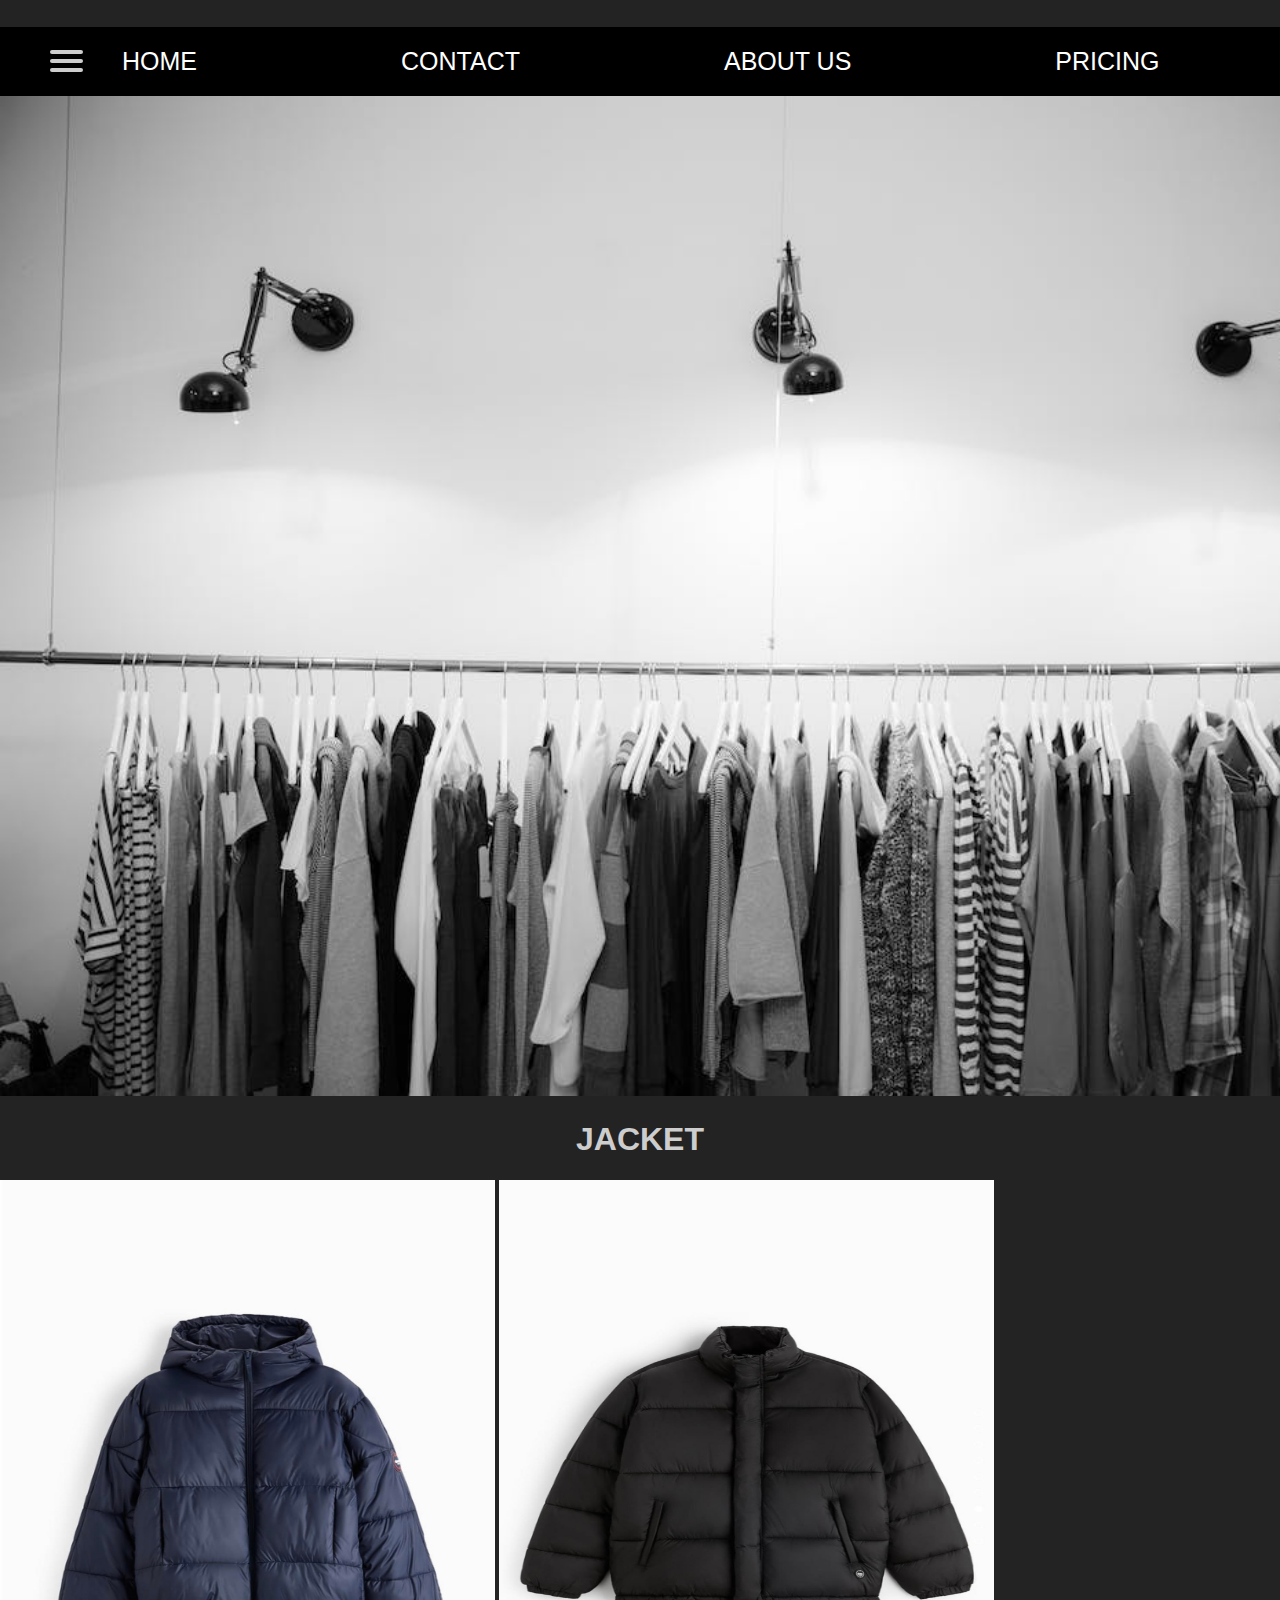
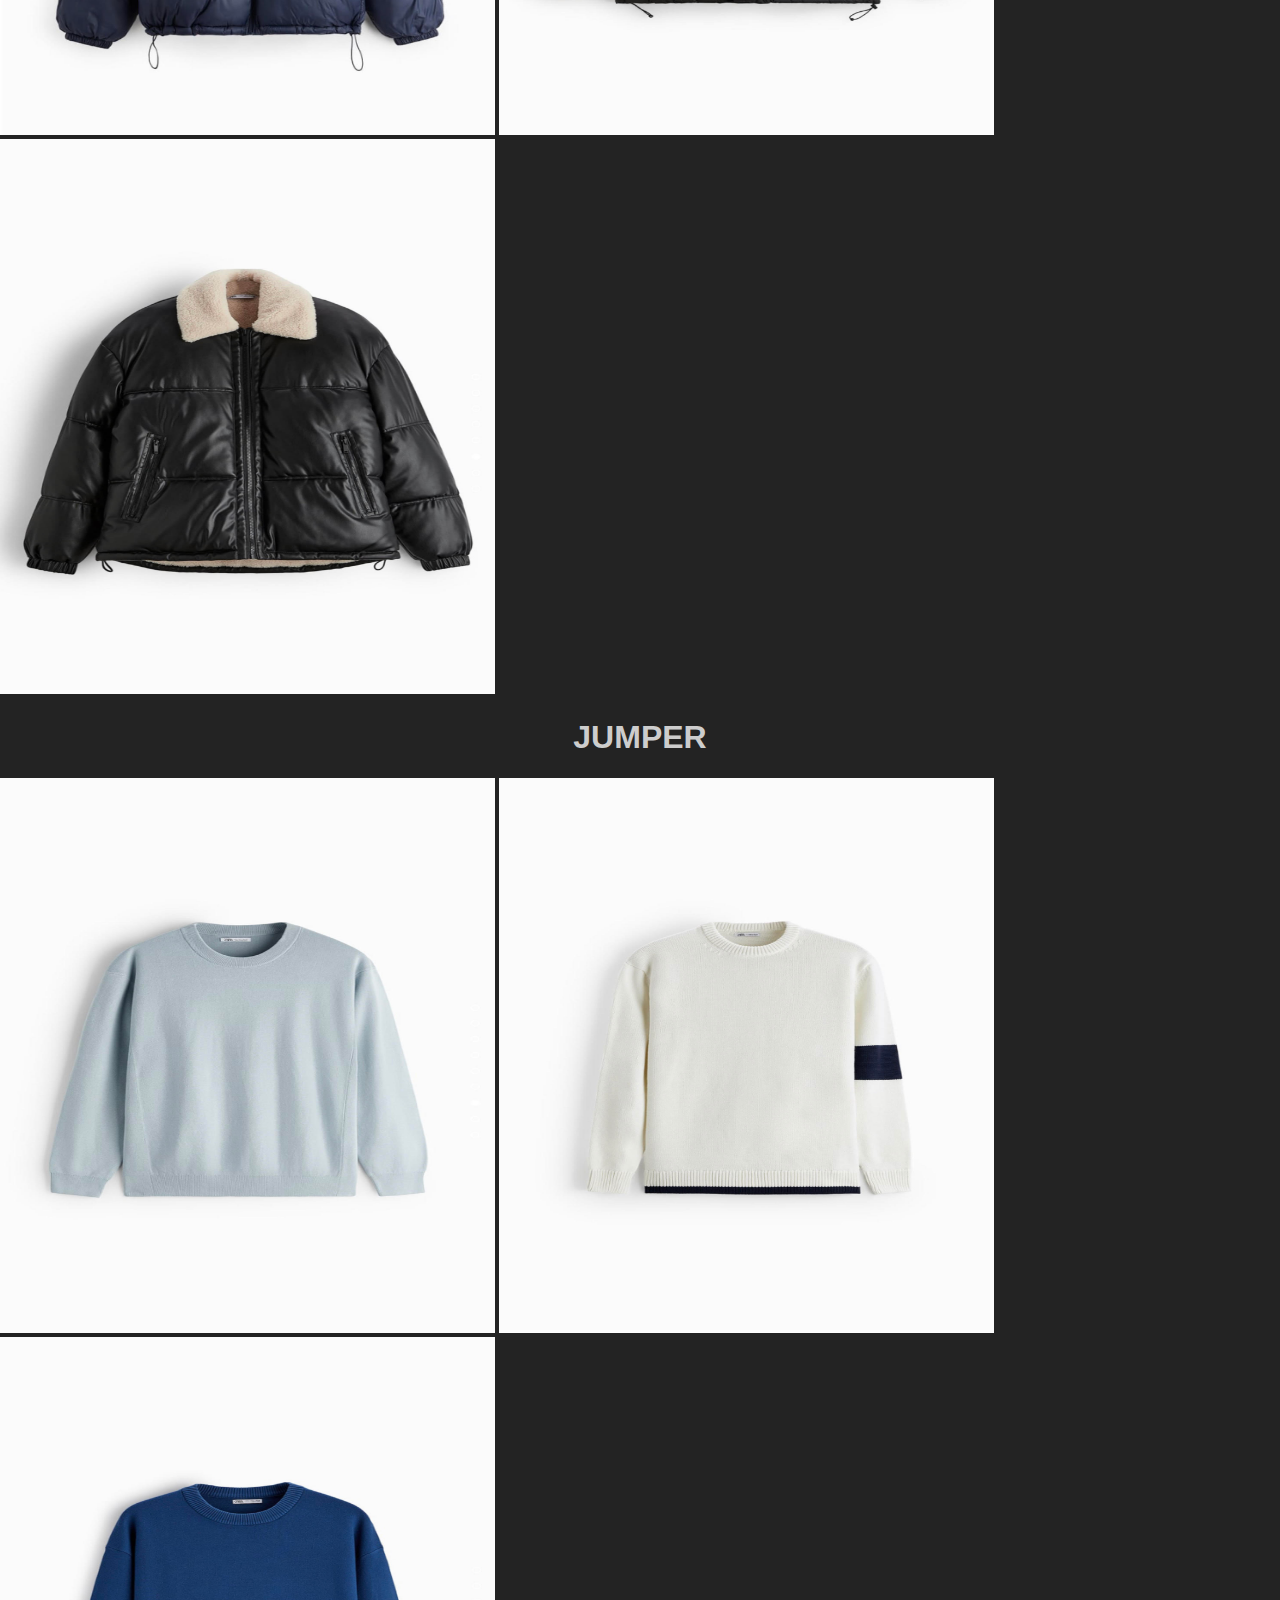
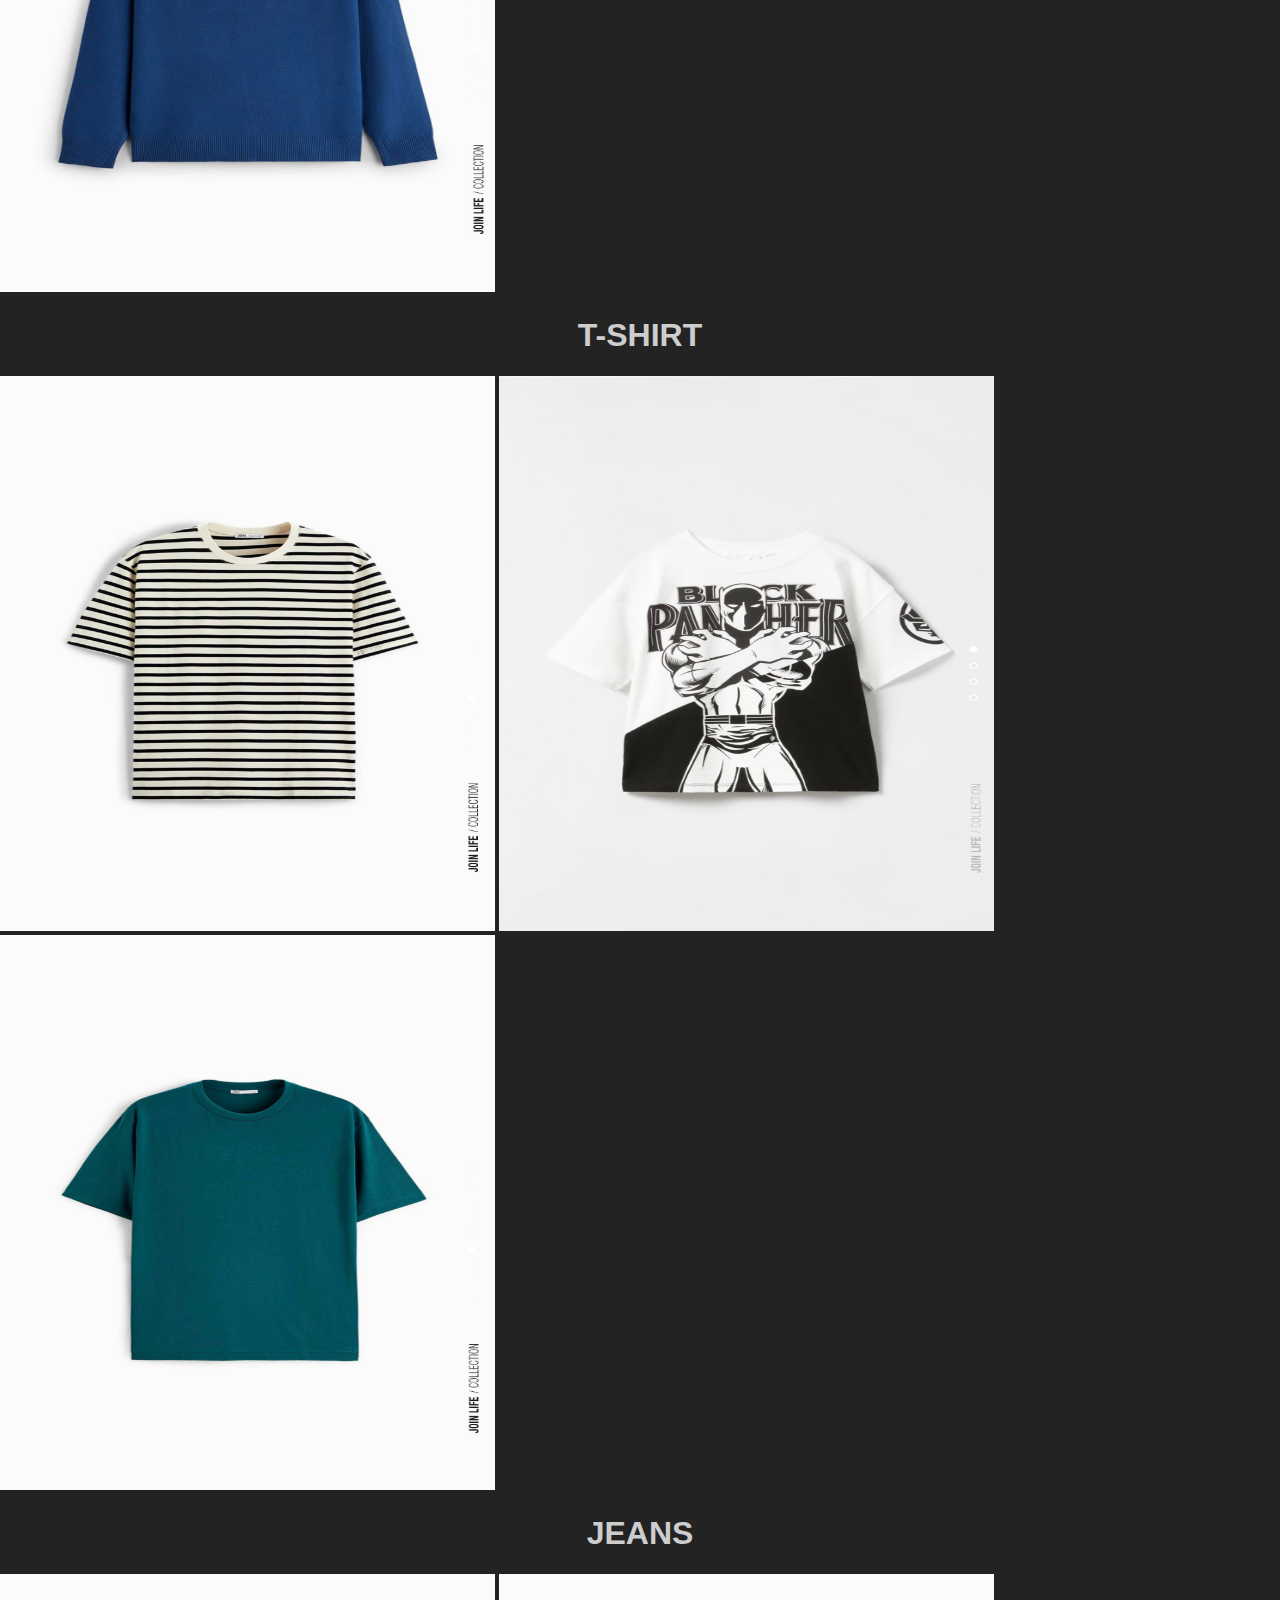
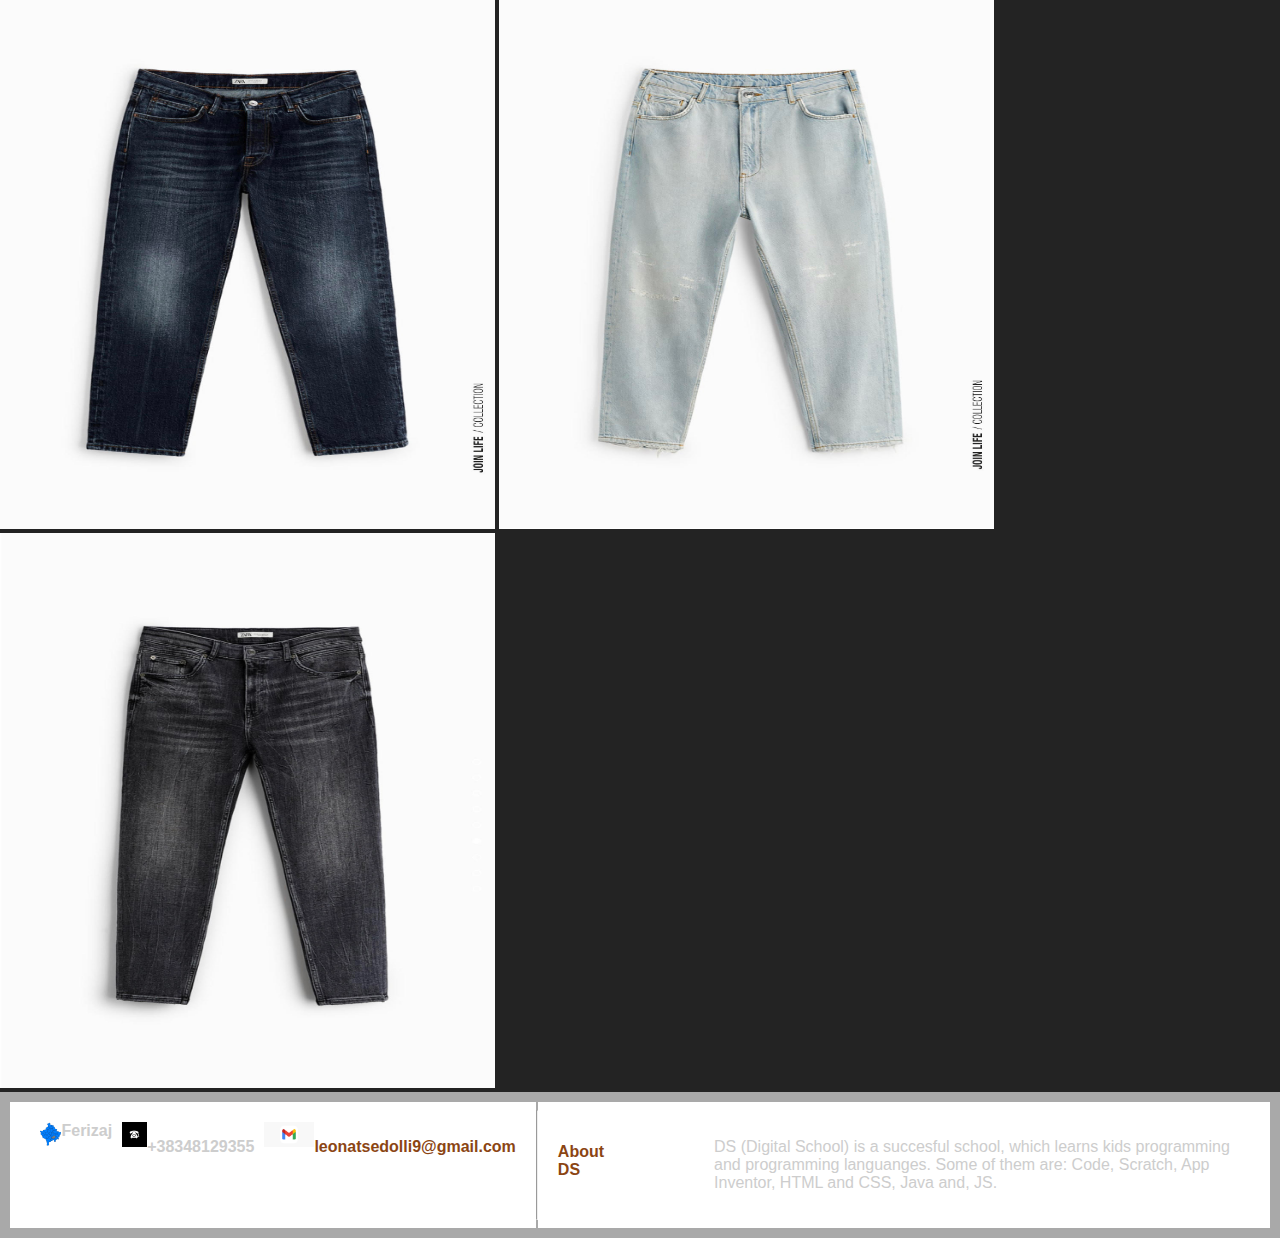
<file: index.html>
<!DOCTYPE html>
<html>
<head>
  <meta name="viewport" content="width=device-width, initial-scale=1.0">
<link rel="stylesheet" type="text/css" href="css/style.css">
<link href="https://cdn.jsdelivr.net/npm/bootstrap@5.2.3/dist/css/bootstrap.min.css" rel="stylesheet" integrity="sha384-rbsA2VBKQhggwzxH7pPCaAqO46MgnOM80zW1RWuH61DGLwZJEdK2Kadq2F9CUG65" crossorigin="anonymous">

<title>Fashion</title>
</head>
<body>


<nav role="navigation">
  <div id="menuToggle">
   
    <input type="checkbox" />
    <span></span>
    <span></span>
    <span></span>
   
   
   
 
    <ul id="menu">
     <li> <a href="man.html"></li>MAN</a>
 <li><a href="woman.html">WOMAN</li></a>
   
   
    </ul>
  </div>
</nav>



<div class="nav">
<a href="index.html" id="home">HOME</a>
<a href="contact.html" id="contact">CONTACT</a>
<a href="aboutus.html" id="about">ABOUT US</a>
<a href="home.html" id="pricing">PRICING</a>

</div>




<img src="img/wallpaper.jpeg" height="1000" width="1550">

<center><h1>JACKET</h1></center>
<img src="img/jacket1.jpg"height="555" width="495">
<img src="img/jacket2.jpg"height="555" width="495">
<img src="img/jacket3.jpg"height="555" width="495">





<center><h1>JUMPER</h1></center>
<img src="img/jumper1.jpg"height="555" width="495">
<img src="img/jumper2.jpg"height="555" width="495">
<img src="img/jumper3.jpg"height="555" width="495">




<center><h1>T-SHIRT</h1></center>
<img src="img/t1.jpg" height="555" width="495">
<img src="img/t2.jpg"height="555" width="495">
<img src="img/t3.jpg"height="555" width="495">




<center><h1>JEANS</h1></center>
<img src="img/j1.jpg"height="555" width="495">
<img src="img/j2.jpg"height="555" width="495">
<img src="img/j3.jpg"height="555" width="495">




 <footer id="footer">
      <section class="footer">
        <article id="location">
          <img height="25" src="img/location2.jpg">
        <br> <b> Ferizaj </b>
        </article>
        <article id="phone">
          <img height="25" src="img/phone.jpg">
          <p> <b> +38348129355 </b> </p>
        </article>
        <article id="email">
          <img height="25" src="img/gmail.jpg">
          <p><b class="email">leonatsedolli9@gmail.com</b></p>
        </article>
      </section>
      <hr>
      <section class="footer">
        <h4 id="h4" >About DS</h4>
        <p id="ds">DS (Digital School) is a succesful school, which learns kids programming and programming languanges. Some of them are: Code, Scratch, App Inventor, HTML and CSS, Java and, JS.</p>
      </section>

    </footer>
</html>



<script type="js/main.js"></script>

</body>
</html>
</file>
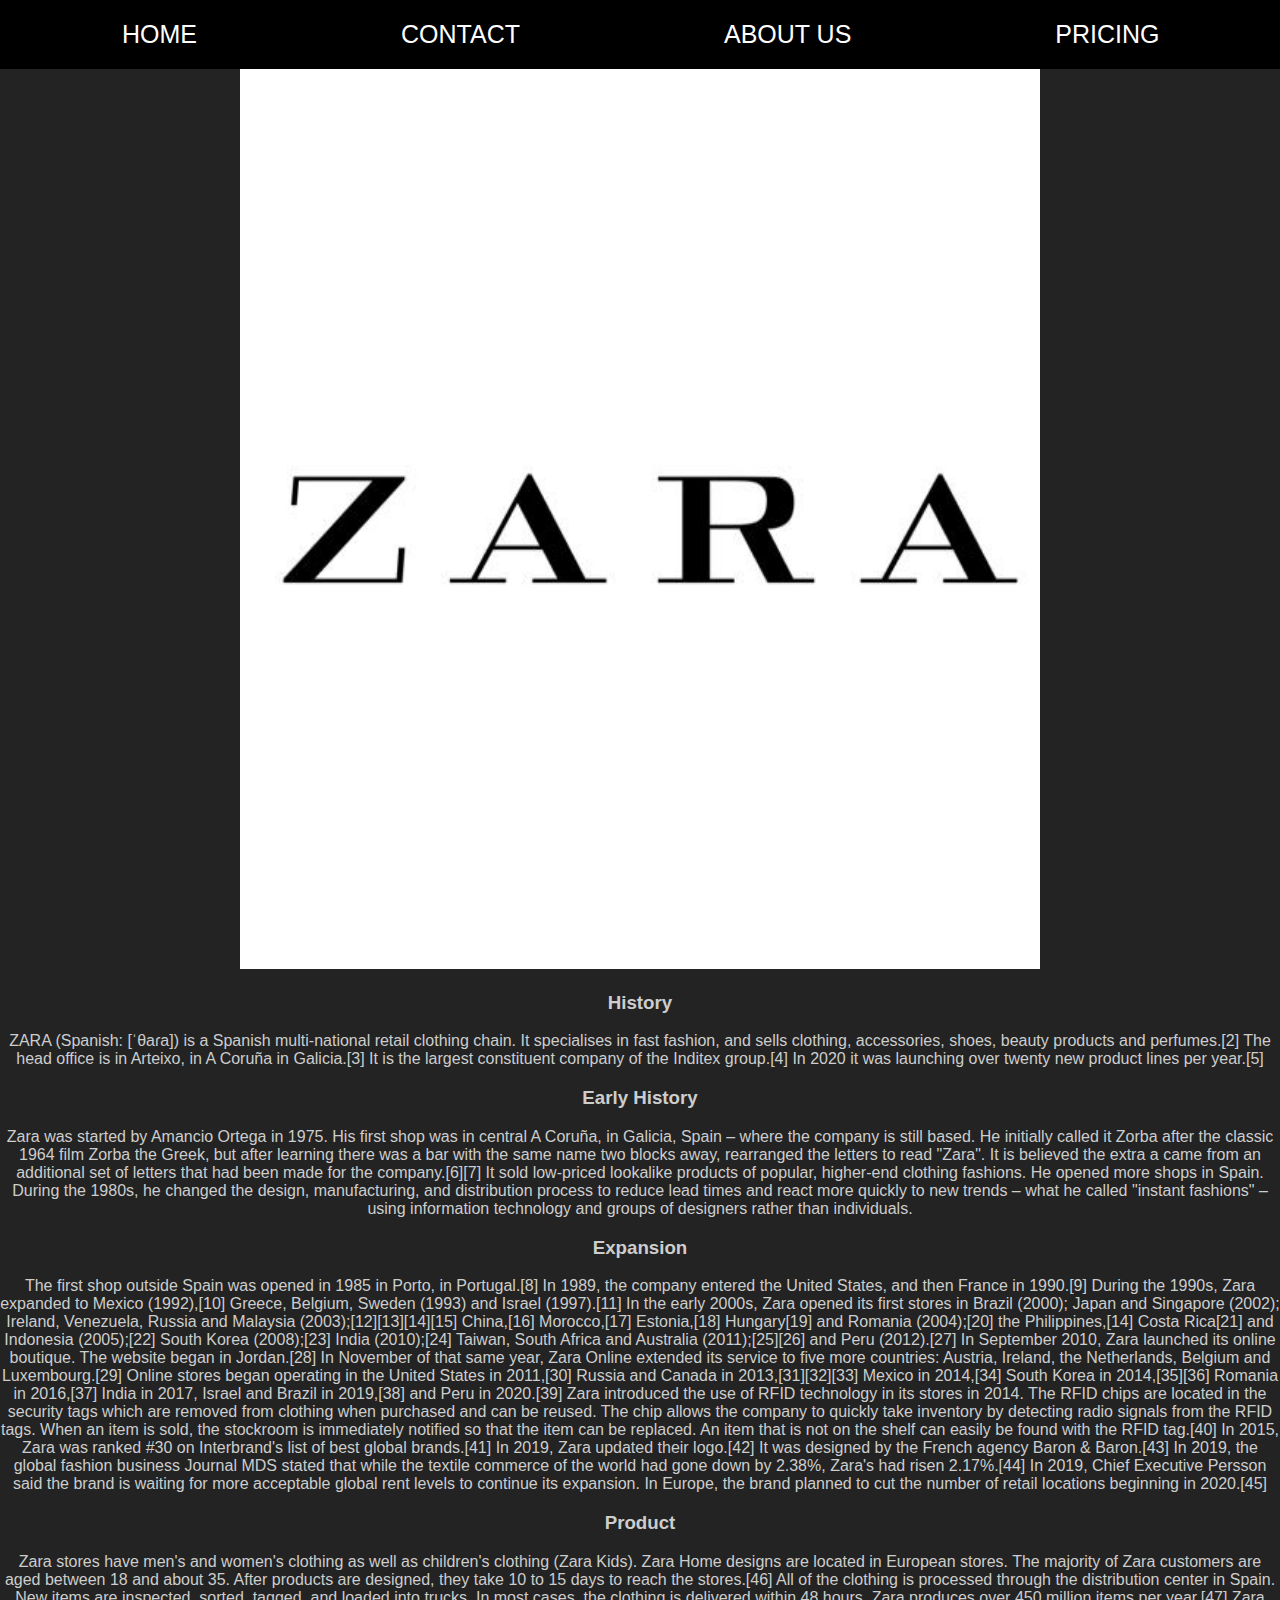
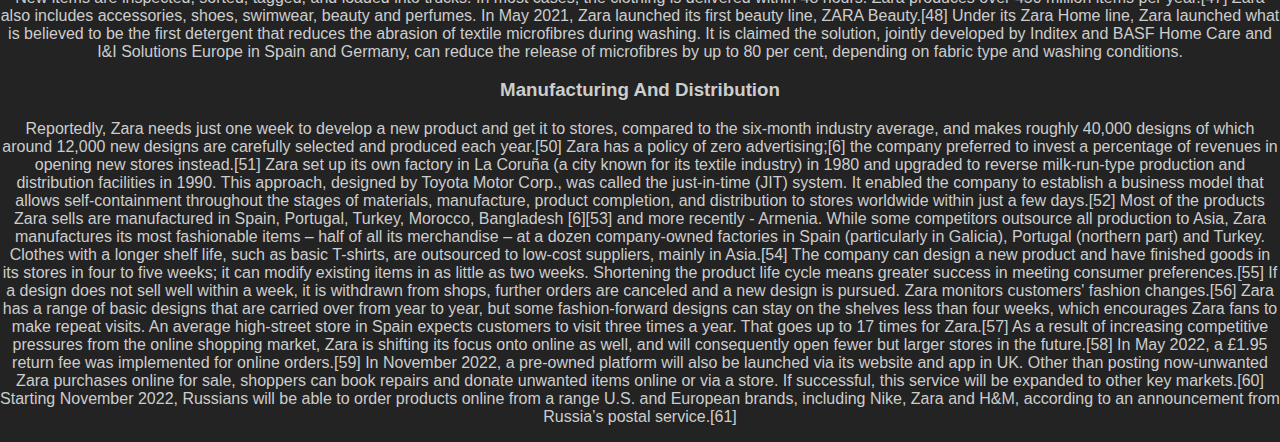
<file: aboutus.html>
<!DOCTYPE html>
<html>
<head>
  <meta name="viewport" content="width=device-width, initial-scale=1.0">
<link rel="stylesheet" type="text/css" href="css/style.css">
<link href="https://cdn.jsdelivr.net/npm/bootstrap@5.2.3/dist/css/bootstrap.min.css" rel="stylesheet" integrity="sha384-rbsA2VBKQhggwzxH7pPCaAqO46MgnOM80zW1RWuH61DGLwZJEdK2Kadq2F9CUG65" crossorigin="anonymous">

<title>Fashion</title>
</head>
<body>




<div class="nav">
<a href="index.html" id="home">HOME</a>
<a href="contact.html" id="contact">CONTACT</a>
<a href="aboutus.html" id="about">ABOUT US</a>
<a href="home.html" id="pricing">PRICING</a>

</div>






<center><img src="img/zara.jpg" height="900px" width="800px"></center>


<center><h3>History</h3><p>ZARA (Spanish: [ˈθaɾa]) is a Spanish multi-national retail clothing chain. It specialises in fast fashion, and sells clothing, accessories, shoes, beauty products and perfumes.[2] The head office is in Arteixo, in A Coruña in Galicia.[3] It is the largest constituent company of the Inditex group.[4] In 2020 it was launching over twenty new product lines per year.[5]</p>


<center><h3>Early History</h3><p>Zara was started by Amancio Ortega in 1975. His first shop was in central A Coruña, in Galicia, Spain – where the company is still based. He initially called it Zorba after the classic 1964 film Zorba the Greek, but after learning there was a bar with the same name two blocks away, rearranged the letters to read "Zara". It is believed the extra a came from an additional set of letters that had been made for the company.[6][7] It sold low-priced lookalike products of popular, higher-end clothing fashions. He opened more shops in Spain. During the 1980s, he changed the design, manufacturing, and distribution process to reduce lead times and react more quickly to new trends – what he called "instant fashions" – using information technology and groups of designers rather than individuals.</p></center>


<center><h3>Expansion</h3><p>The first shop outside Spain was opened in 1985 in Porto, in Portugal.[8] In 1989, the company entered the United States, and then France in 1990.[9] During the 1990s, Zara expanded to Mexico (1992),[10] Greece, Belgium, Sweden (1993) and Israel (1997).[11] In the early 2000s, Zara opened its first stores in Brazil (2000); Japan and Singapore (2002); Ireland, Venezuela, Russia and Malaysia (2003);[12][13][14][15] China,[16] Morocco,[17] Estonia,[18] Hungary[19] and Romania (2004);[20] the Philippines,[14] Costa Rica[21] and Indonesia (2005);[22] South Korea (2008);[23] India (2010);[24] Taiwan, South Africa and Australia (2011);[25][26] and Peru (2012).[27]

In September 2010, Zara launched its online boutique. The website began in Jordan.[28] In November of that same year, Zara Online extended its service to five more countries: Austria, Ireland, the Netherlands, Belgium and Luxembourg.[29] Online stores began operating in the United States in 2011,[30] Russia and Canada in 2013,[31][32][33] Mexico in 2014,[34] South Korea in 2014,[35][36] Romania in 2016,[37] India in 2017, Israel and Brazil in 2019,[38] and Peru in 2020.[39]

Zara introduced the use of RFID technology in its stores in 2014. The RFID chips are located in the security tags which are removed from clothing when purchased and can be reused. The chip allows the company to quickly take inventory by detecting radio signals from the RFID tags. When an item is sold, the stockroom is immediately notified so that the item can be replaced. An item that is not on the shelf can easily be found with the RFID tag.[40]

In 2015, Zara was ranked #30 on Interbrand's list of best global brands.[41]

In 2019, Zara updated their logo.[42] It was designed by the French agency Baron & Baron.[43]

In 2019, the global fashion business Journal MDS stated that while the textile commerce of the world had gone down by 2.38%, Zara's had risen 2.17%.[44]

In 2019, Chief Executive Persson said the brand is waiting for more acceptable global rent levels to continue its expansion. In Europe, the brand planned to cut the number of retail locations beginning in 2020.[45]</p></center>



<center><h3>Product</h3><p>Zara stores have men's and women's clothing as well as children's clothing (Zara Kids). Zara Home designs are located in European stores. The majority of Zara customers are aged between 18 and about 35. After products are designed, they take 10 to 15 days to reach the stores.[46] All of the clothing is processed through the distribution center in Spain. New items are inspected, sorted, tagged, and loaded into trucks. In most cases, the clothing is delivered within 48 hours. Zara produces over 450 million items per year.[47]

Zara also includes accessories, shoes, swimwear, beauty and perfumes.

In May 2021, Zara launched its first beauty line, ZARA Beauty.[48]

Under its Zara Home line, Zara launched what is believed to be the first detergent that reduces the abrasion of textile microfibres during washing. It is claimed the solution, jointly developed by Inditex and BASF Home Care and I&I Solutions Europe in Spain and Germany, can reduce the release of microfibres by up to 80 per cent, depending on fabric type and washing conditions.</p></center>


<center><h3>Manufacturing And Distribution</h3><p>Reportedly, Zara needs just one week to develop a new product and get it to stores, compared to the six-month industry average, and makes roughly 40,000 designs of which around 12,000 new designs are carefully selected and produced each year.[50] Zara has a policy of zero advertising;[6] the company preferred to invest a percentage of revenues in opening new stores instead.[51]

Zara set up its own factory in La Coruña (a city known for its textile industry) in 1980 and upgraded to reverse milk-run-type production and distribution facilities in 1990. This approach, designed by Toyota Motor Corp., was called the just-in-time (JIT) system. It enabled the company to establish a business model that allows self-containment throughout the stages of materials, manufacture, product completion, and distribution to stores worldwide within just a few days.[52]

Most of the products Zara sells are manufactured in Spain, Portugal, Turkey, Morocco, Bangladesh [6][53] and more recently - Armenia. While some competitors outsource all production to Asia, Zara manufactures its most fashionable items – half of all its merchandise – at a dozen company-owned factories in Spain (particularly in Galicia), Portugal (northern part) and Turkey. Clothes with a longer shelf life, such as basic T-shirts, are outsourced to low-cost suppliers, mainly in Asia.[54]

The company can design a new product and have finished goods in its stores in four to five weeks; it can modify existing items in as little as two weeks. Shortening the product life cycle means greater success in meeting consumer preferences.[55] If a design does not sell well within a week, it is withdrawn from shops, further orders are canceled and a new design is pursued. Zara monitors customers' fashion changes.[56] Zara has a range of basic designs that are carried over from year to year, but some fashion-forward designs can stay on the shelves less than four weeks, which encourages Zara fans to make repeat visits. An average high-street store in Spain expects customers to visit three times a year. That goes up to 17 times for Zara.[57]

As a result of increasing competitive pressures from the online shopping market, Zara is shifting its focus onto online as well, and will consequently open fewer but larger stores in the future.[58] In May 2022, a £1.95 return fee was implemented for online orders.[59]

In November 2022, a pre-owned platform will also be launched via its website and app in UK. Other than posting now-unwanted Zara purchases online for sale, shoppers can book repairs and donate unwanted items online or via a store. If successful, this service will be expanded to other key markets.[60]

Starting November 2022, Russians will be able to order products online from a range U.S. and European brands, including Nike, Zara and H&M, according to an announcement from Russia’s postal service.[61]</p>



<script type="js/main.js"></script>

</body>
</html>
</file>
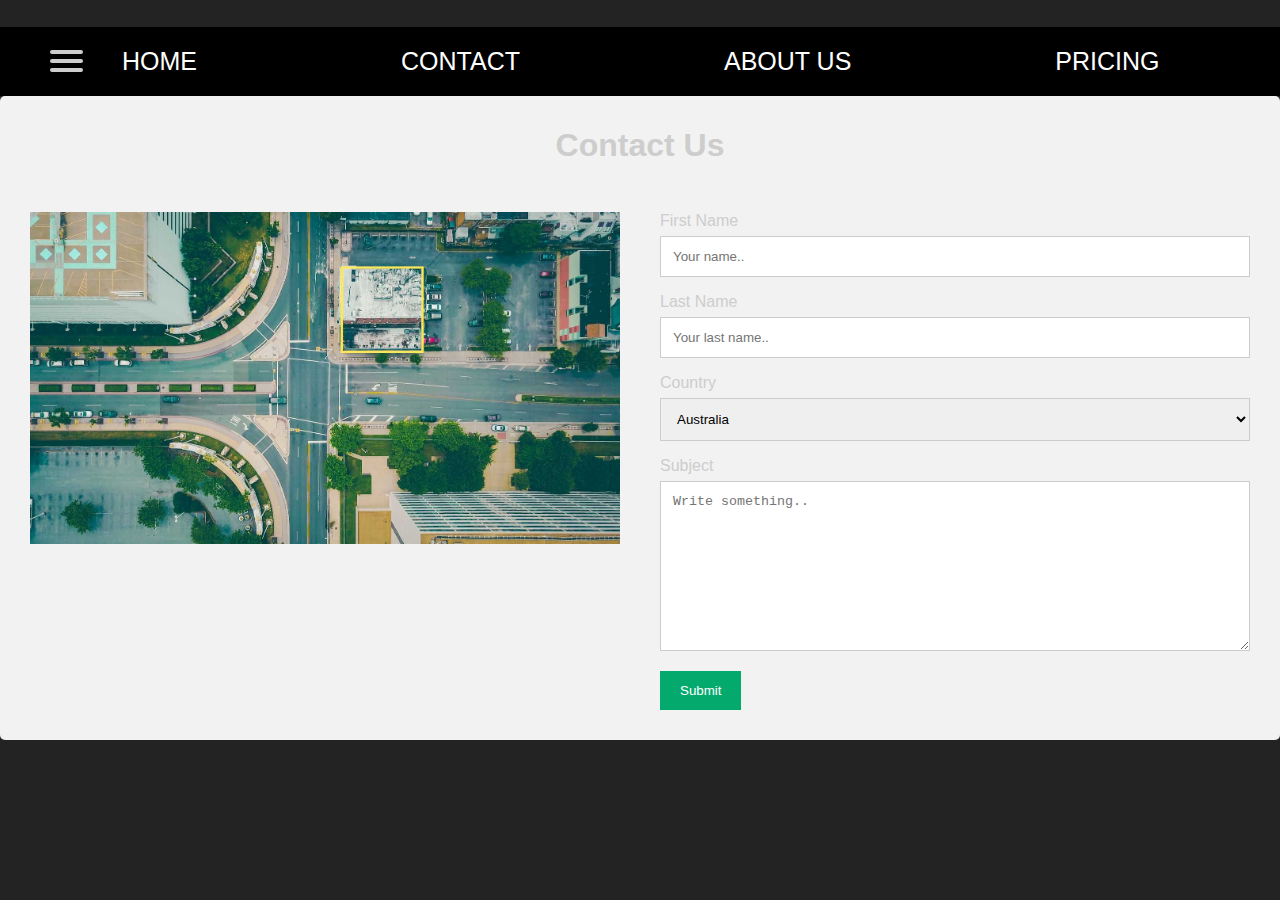
<file: contact.html>
<!DOCTYPE html>
<html>
<head>
  <meta name="viewport" content="width=device-width, initial-scale=1.0">
<link rel="stylesheet" type="text/css" href="css/style.css">
    <link href="https://cdn.jsdelivr.net/npm/bootstrap@5.2.3/dist/css/bootstrap.min.css" rel="stylesheet" integrity="sha384-rbsA2VBKQhggwzxH7pPCaAqO46MgnOM80zW1RWuH61DGLwZJEdK2Kadq2F9CUG65" crossorigin="anonymous">

<title>Fashion</title>
</head>
<body>


<nav role="navigation">
  <div id="menuToggle">
   
    <input type="checkbox" />
   
   
    <span></span>
    <span></span>
    <span></span>
   
 
    <ul id="menu">
      <a href="man.html"><li>MAN</li></a>
      <a href="woman.html"><li>WOMAN</li></a>
     
   
    </ul>
  </div>
</nav>





<div class="nav">
<a href="index.html" id="home">HOME</a>
<a href="contact.html" id="contact">CONTACT</a>
<a href="aboutus.html" id="about">ABOUT US</a>
<a href="home.html" id="pricing">PRICING</a>

</div>
<body>



<div class="container">
  <div style="text-align:center">
    <h1>Contact Us</h1>
  </div>
  <div class="row">
    <div class="column">
      <img src="img/lc.jpg" style="width:100%">
    </div>
    <div class="column">
      <form action="/action_page.php">
        <label for="fname">First Name</label>
        <input type="text" id="fname" name="firstname" placeholder="Your name..">
        <label for="lname">Last Name</label>
        <input type="text" id="lname" name="lastname" placeholder="Your last name..">
        <label for="country">Country</label>
        <select id="country" name="country">
          <option value="australia">Australia</option>
          <option value="canada">Canada</option>
          <option value="usa">USA</option>
           <option value="germany">Germany</option>
          <option value="switzerland">Switzerland</option>
          <option value="franca">France</option>
           <option value="kosovo">Kosovo</option>
          <option value="albania">Albania</option>
          <option value="greece">Greece</option>

        </select>
        <label for="subject">Subject</label>
        <textarea id="subject" name="subject" placeholder="Write something.." style="height:170px"></textarea>
        <input type="submit" value="Submit">
      </form>
    </div>
  </div>
</div>


</body>
</html>
</file>
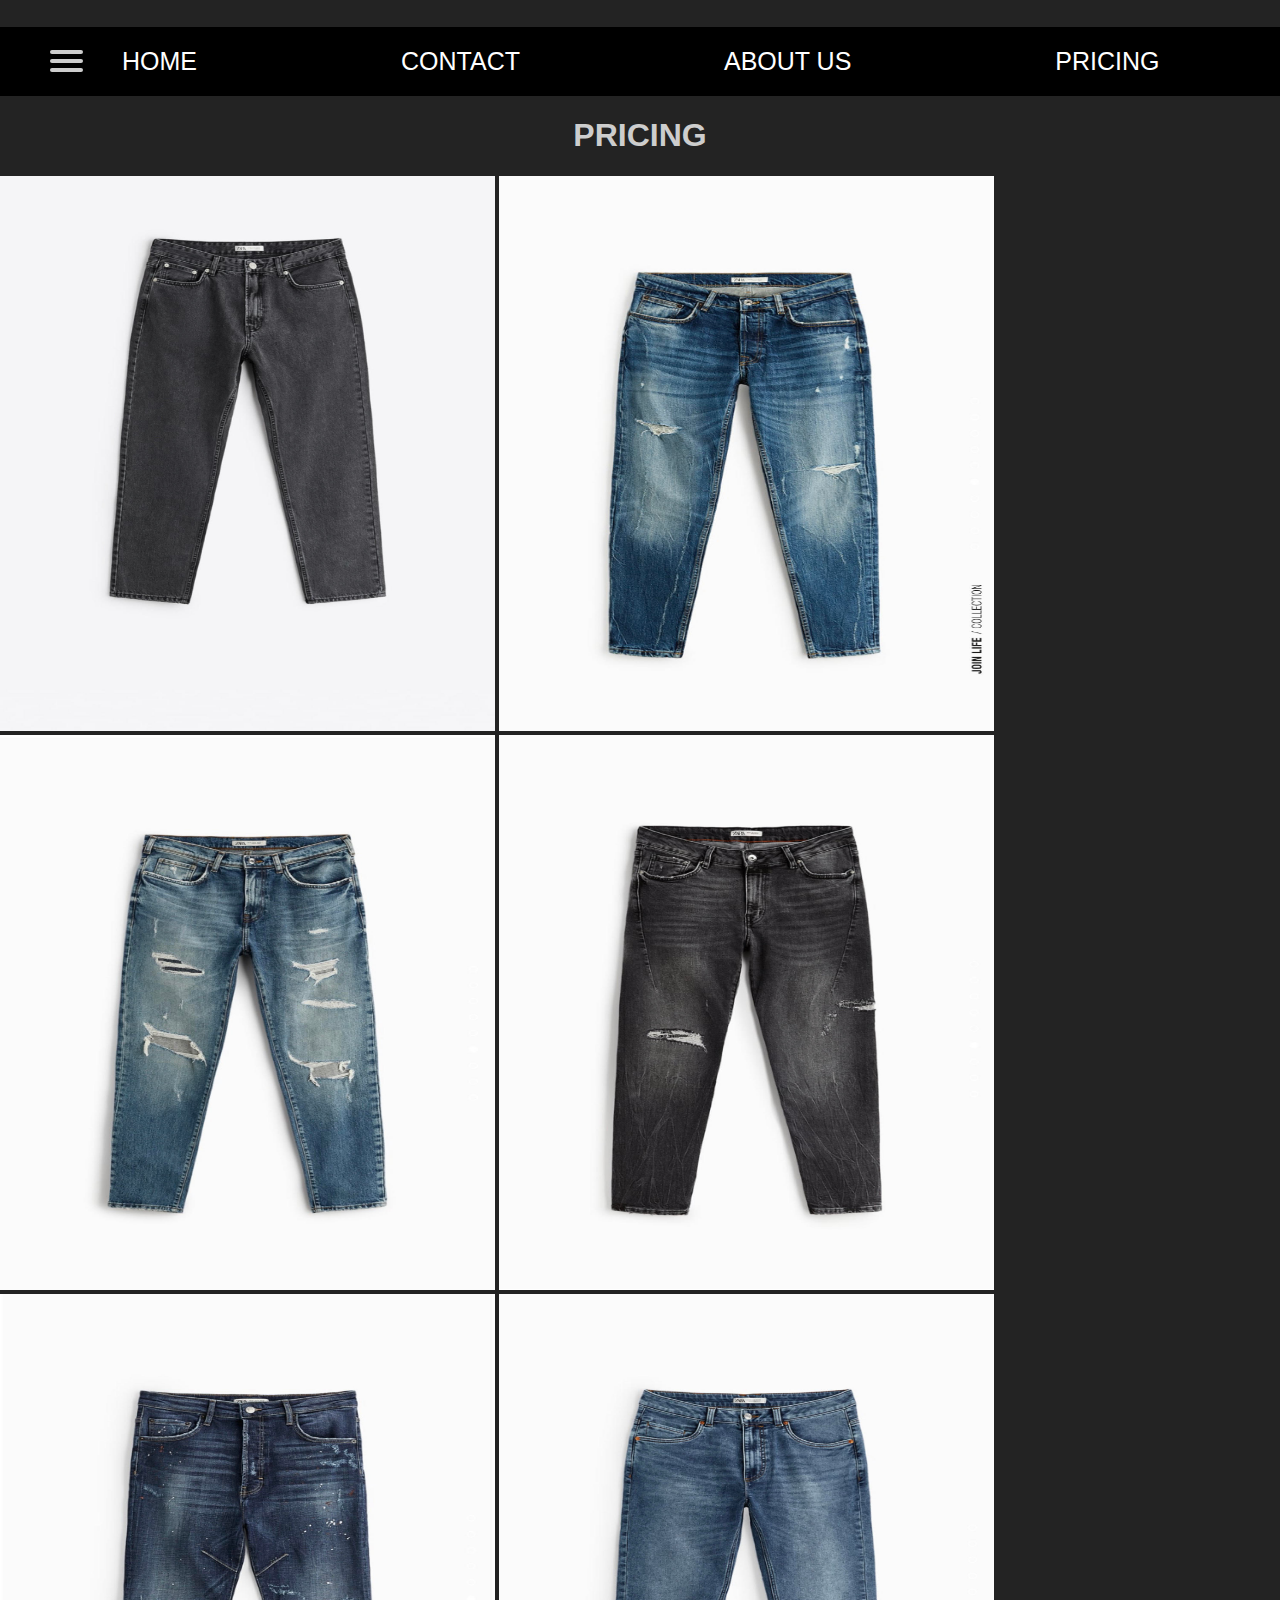
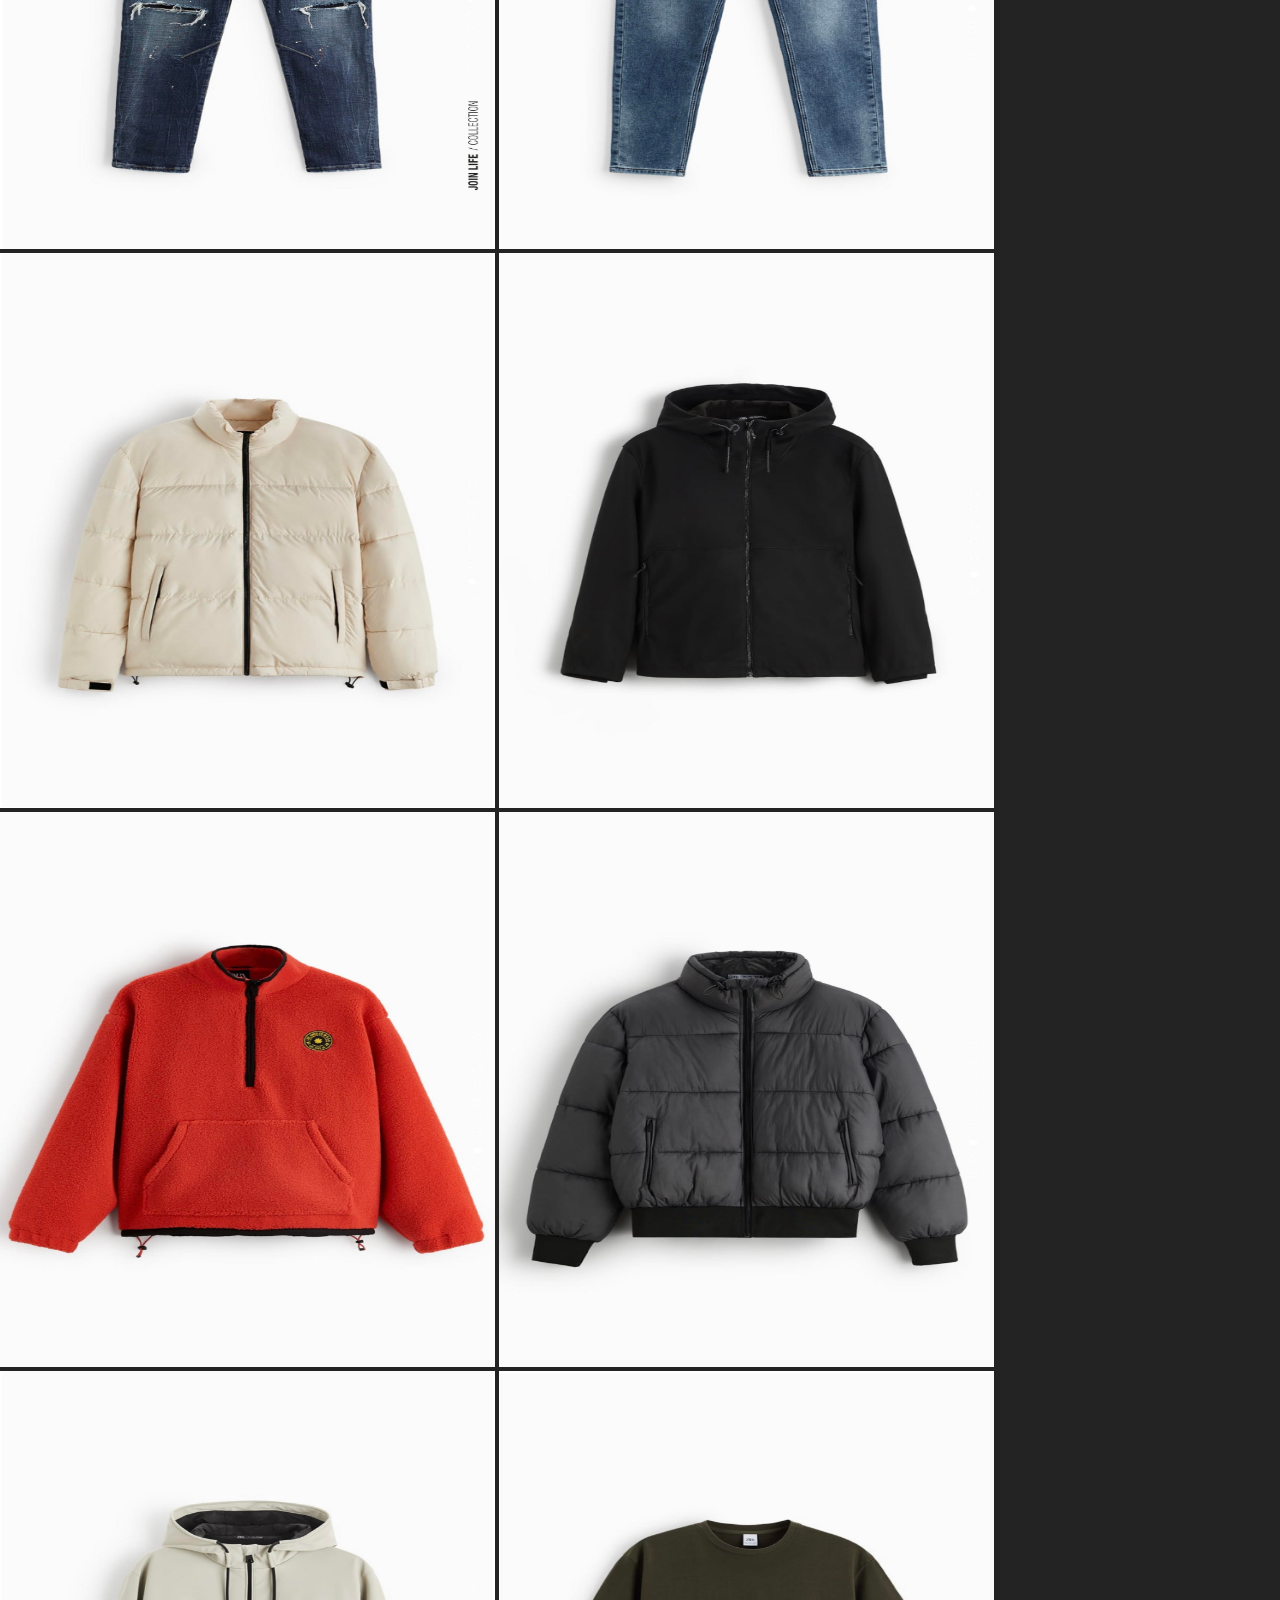
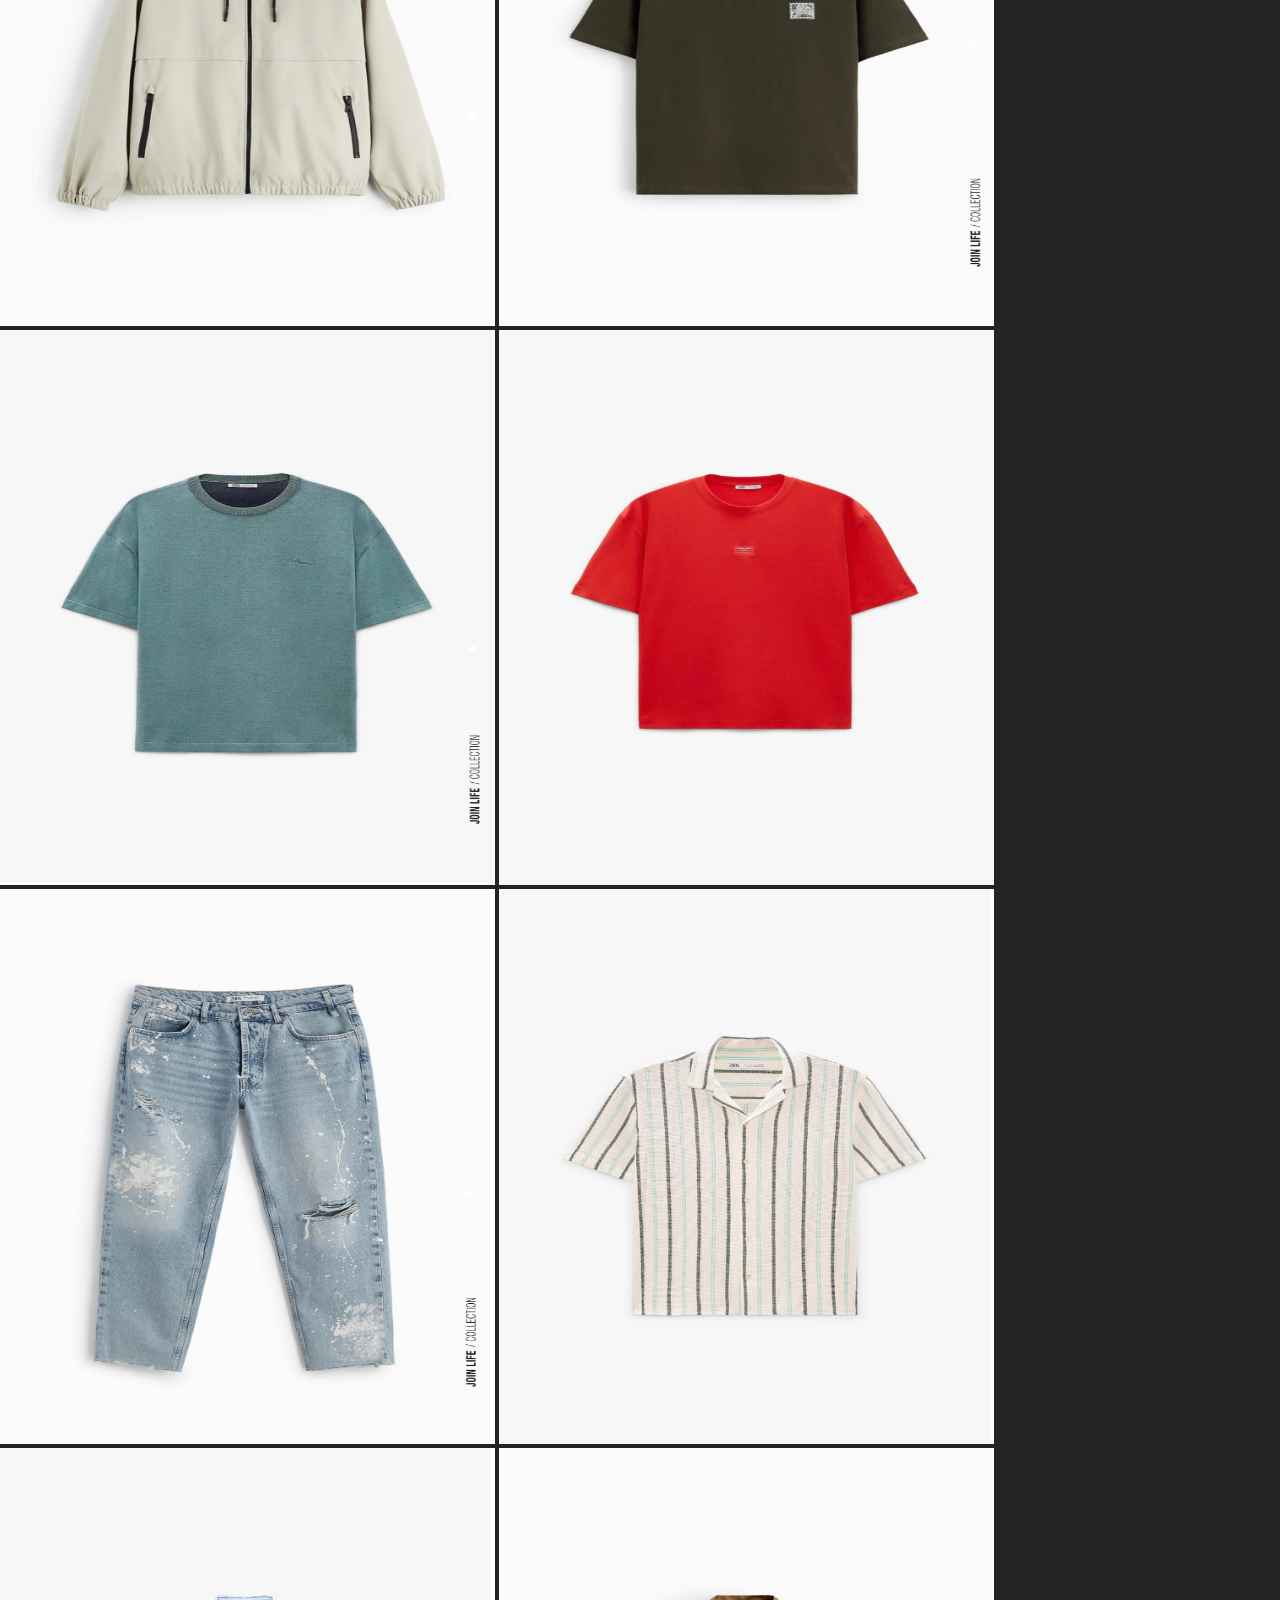
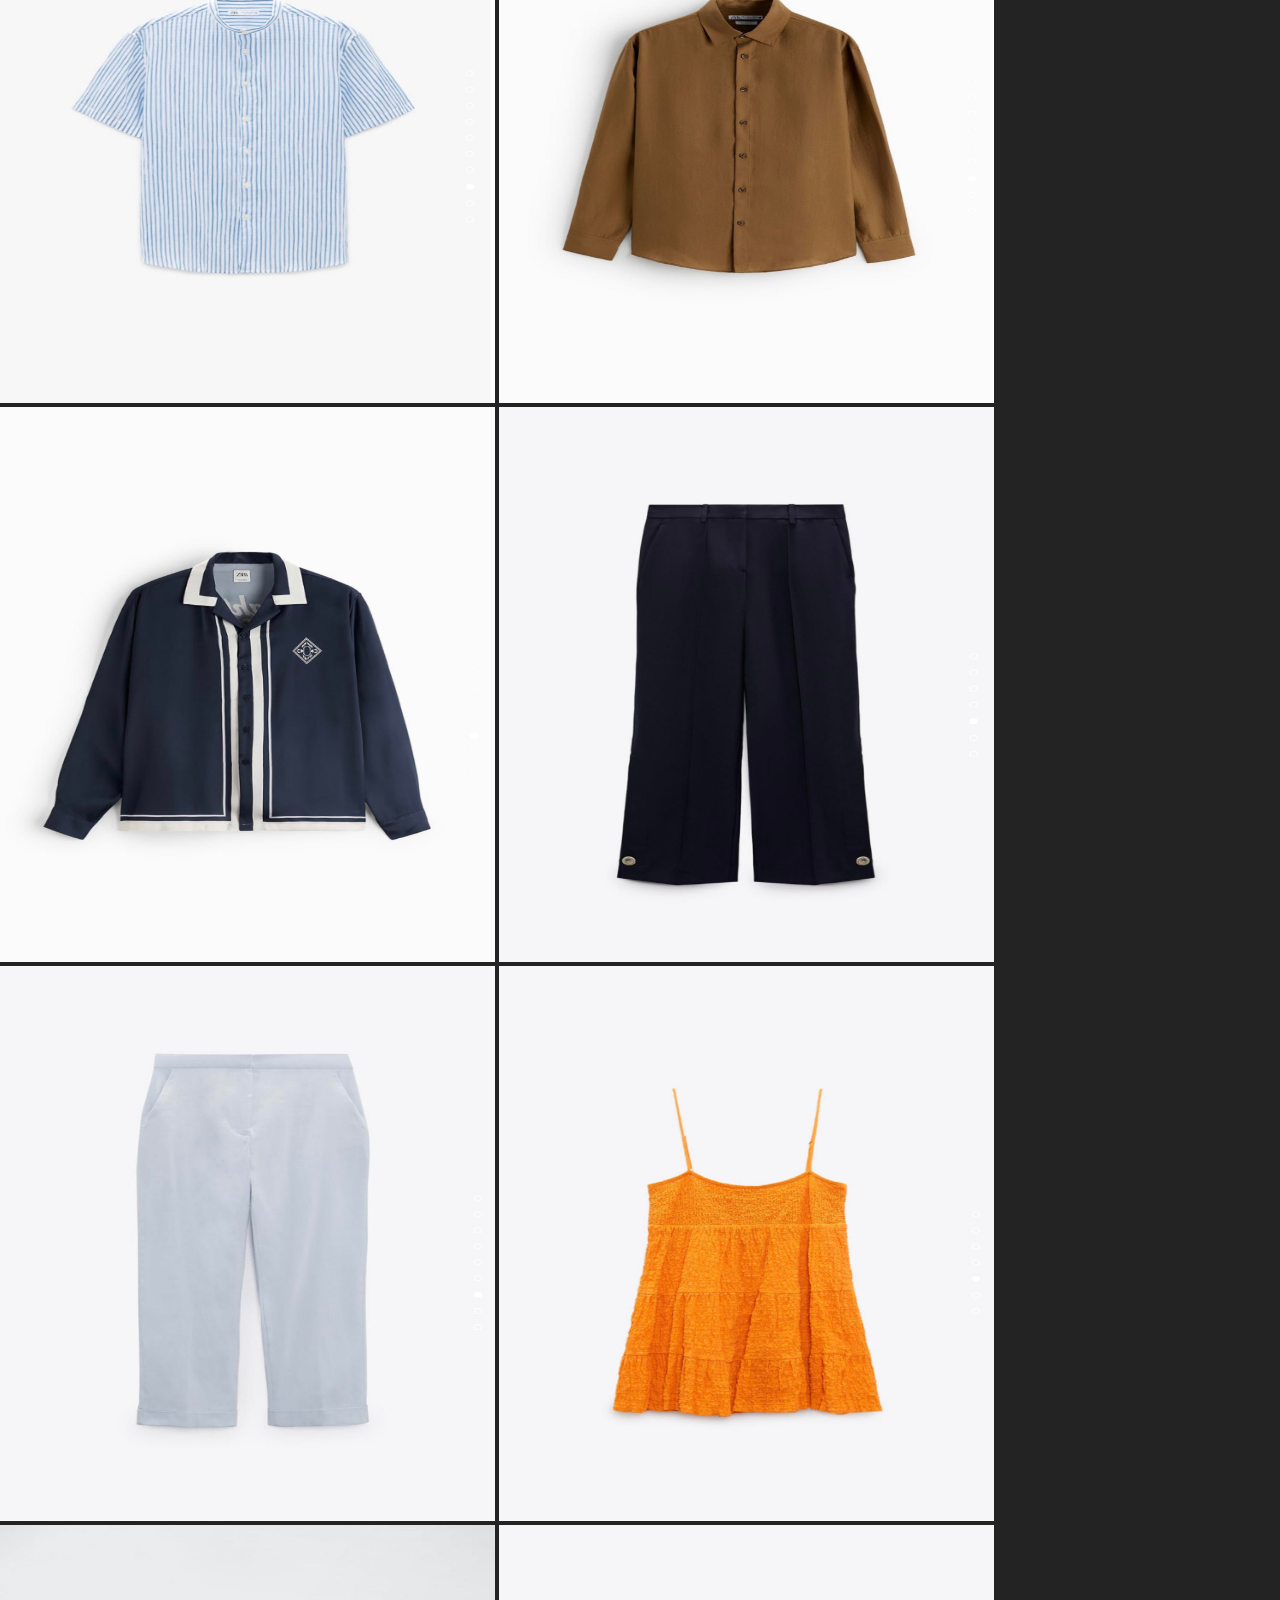
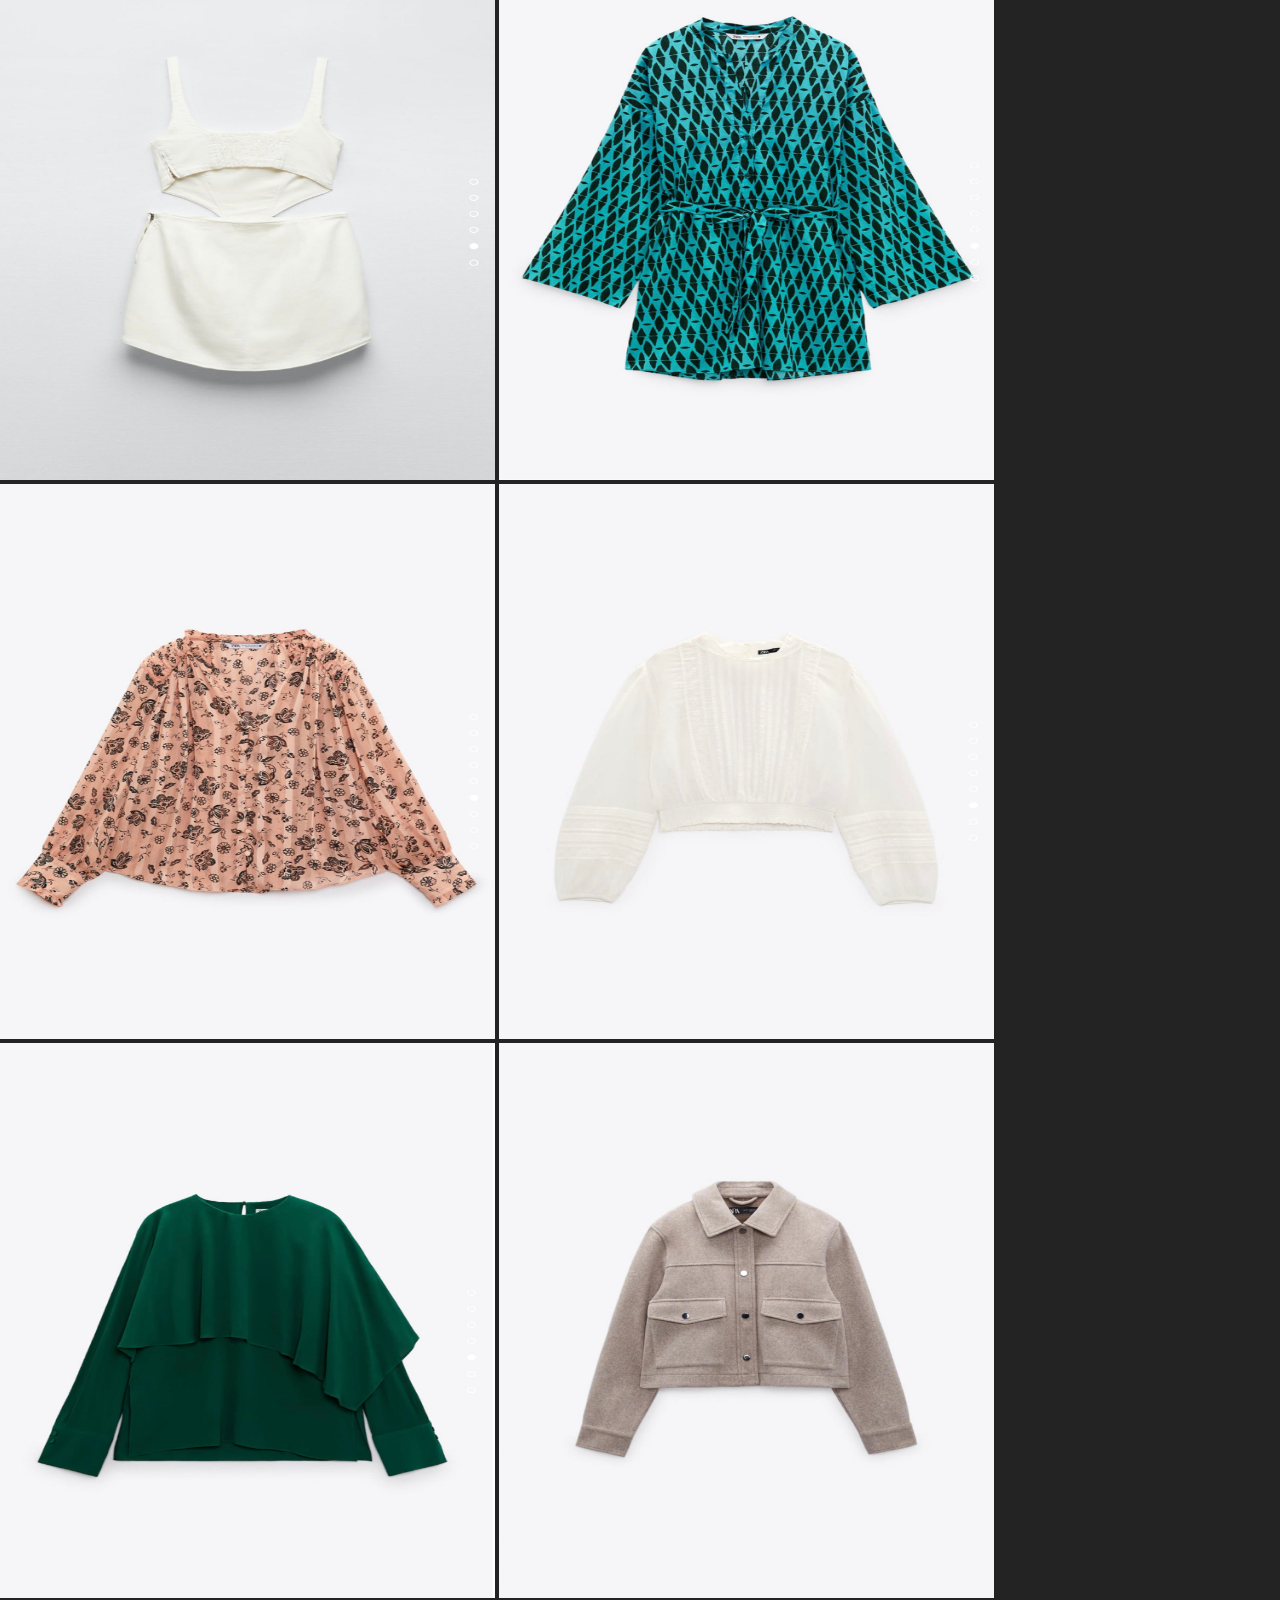
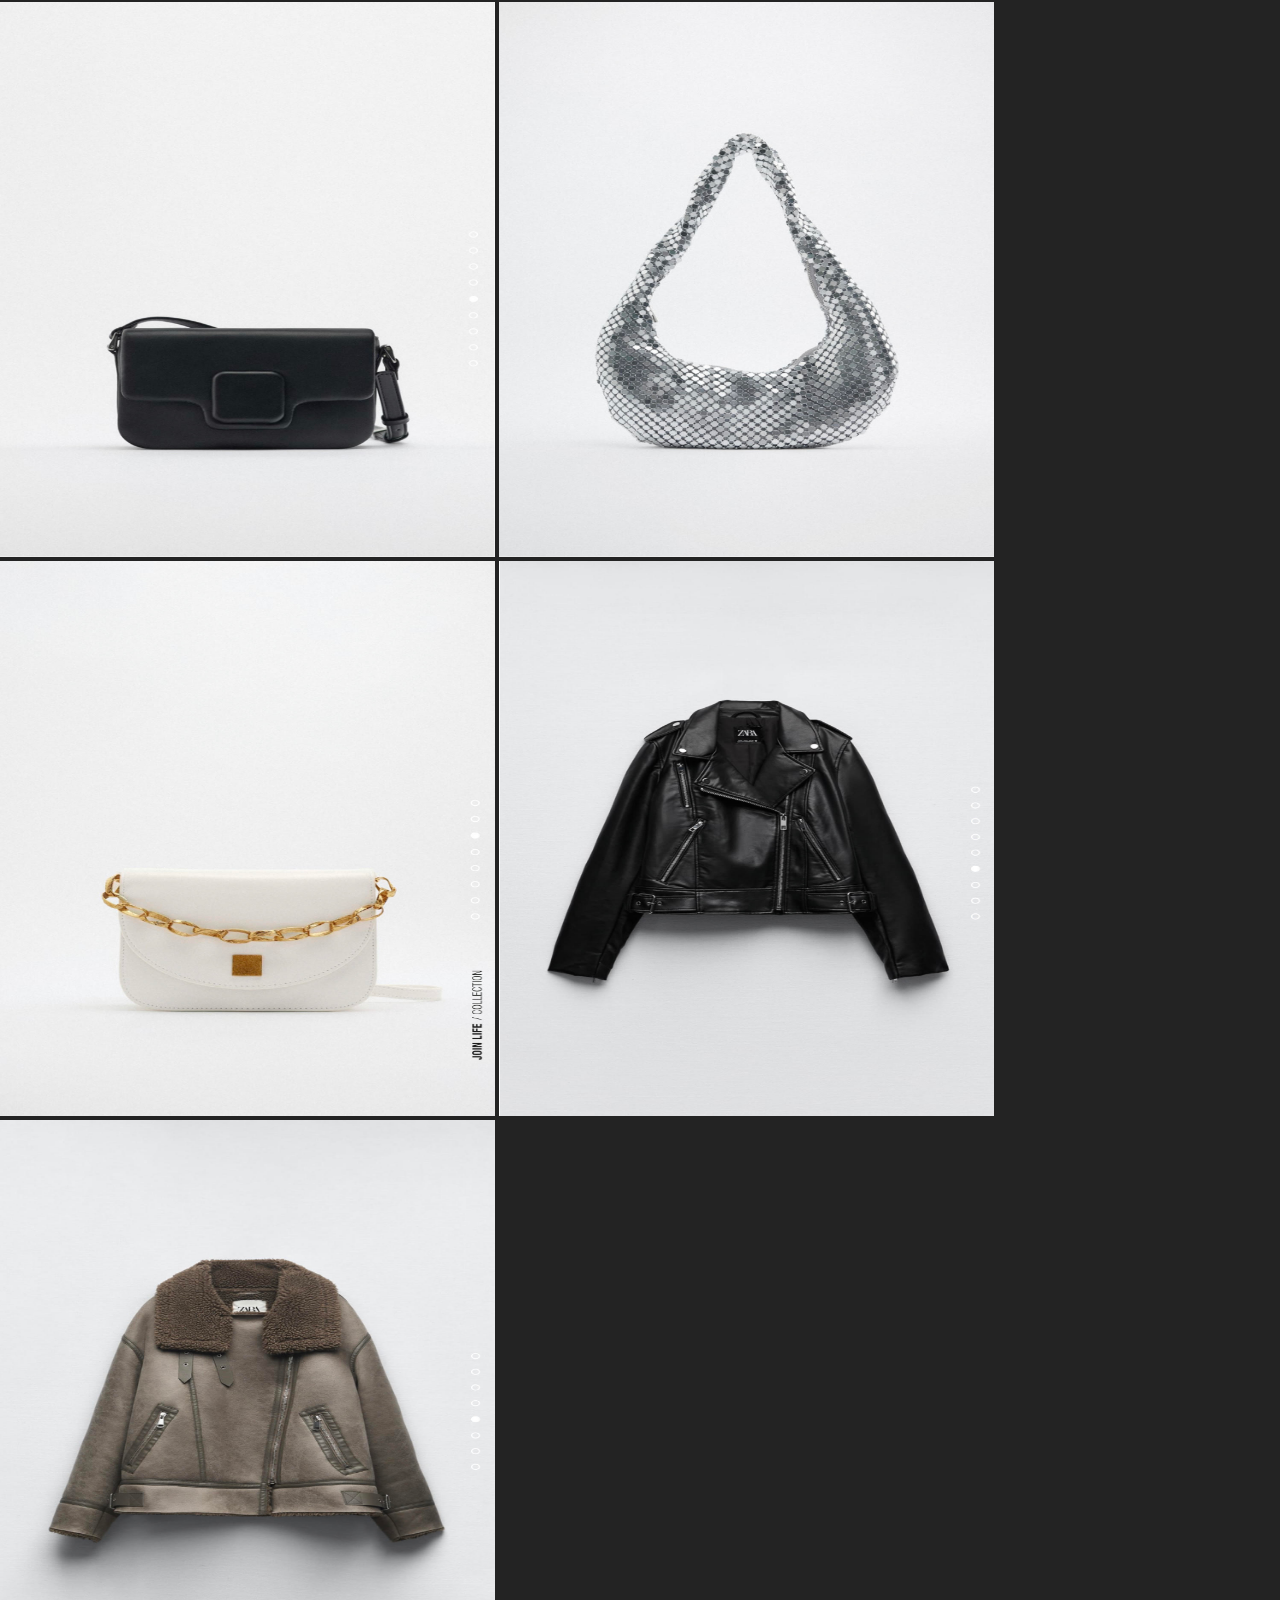
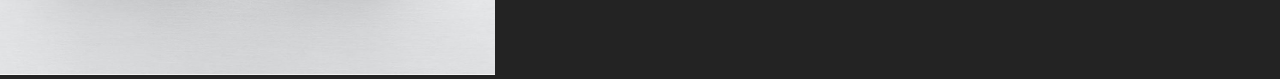
<file: home.html>
<!DOCTYPE html>
<html>
<head>
<meta name="viewport" content="width=device-width, initial-scale=1.0">
<link rel="stylesheet" type="text/css" href="css/style.css">
<link href="https://cdn.jsdelivr.net/npm/bootstrap@5.2.3/dist/css/bootstrap.min.css" rel="stylesheet" integrity="sha384-rbsA2VBKQhggwzxH7pPCaAqO46MgnOM80zW1RWuH61DGLwZJEdK2Kadq2F9CUG65" crossorigin="anonymous">

<title>Fashion</title>
</head>
<body>


<nav role="navigation">
  <div id="menuToggle">
   
    <input type="checkbox" />
   
    <span></span>
    <span></span>
    <span></span>
   
 
    <ul id="menu">
      <a href="man.html"><li>MAN</li></a>
      <a href="woman.html"><li>WOMAN</li></a>
    
    </ul>
  </div>
</nav>

<div class="nav">
<a href="index.html" id="home">HOME</a>
<a href="contact.html" id="contact">CONTACT</a>
<a href="aboutus.html" id="about">ABOUT US</a>
<a href="home.html" id="pricing">PRICING</a>

</div>
<body>

<center><h1>PRICING</h1></center>

    <img src="img/30.jpg" height="555" width="495">
    <img src="img/31.jpg"height="555" width="495">
    <img src="img/32.jpg"height="555" width="495">
    <img src="img/33.jpg" height="555" width="495">
    <img src="img/34.jpg"height="555" width="495">
    <img src="img/35.jpg"height="555" width="495">
    <img src="img/36.jpg" height="555" width="495">
    <img src="img/37.jpg"height="555" width="495">
    <img src="img/38.jpg"height="555" width="495">
    <img src="img/39.jpg"height="555" width="495">
    <img src="img/40.jpg"height="555" width="495">
    <img src="img/41.jpg" height="555" width="495">
    <img src="img/42.jpg" height="555" width="495">
    <img src="img/43.jpg"height="555" width="495">
    <img src="img/44.jpg" height="555" width="495">
    <img src="img/45.jpg"height="555" width="495">
    <img src="img/46.jpg"height="555" width="495">
    <img src="img/47.jpg" height="555" width="495">
    <img src="img/48.jpg"height="555" width="495">
    <img src="img/49.jpg"height="555" width="495">
    <img src="img/50.jpg"height="555" width="495">
    <img src="img/51.jpg" height="555" width="495">
    <img src="img/52.jpg"height="555" width="495">
    <img src="img/53.jpg"height="555" width="495">
    <img src="img/54.jpg" height="555" width="495">
    <img src="img/55.jpg"height="555" width="495">
    <img src="img/56.jpg"height="555" width="495">
    <img src="img/57.jpg" height="555" width="495">
    <img src="img/58.jpg"height="555" width="495">
    <img src="img/59.jpg" height="555" width="495">
    <img src="img/60.jpg"height="555" width="495">
    <img src="img/61.jpg"height="555" width="495">
    <img src="img/62.jpg"height="555" width="495">

</body>
</html>
</file>
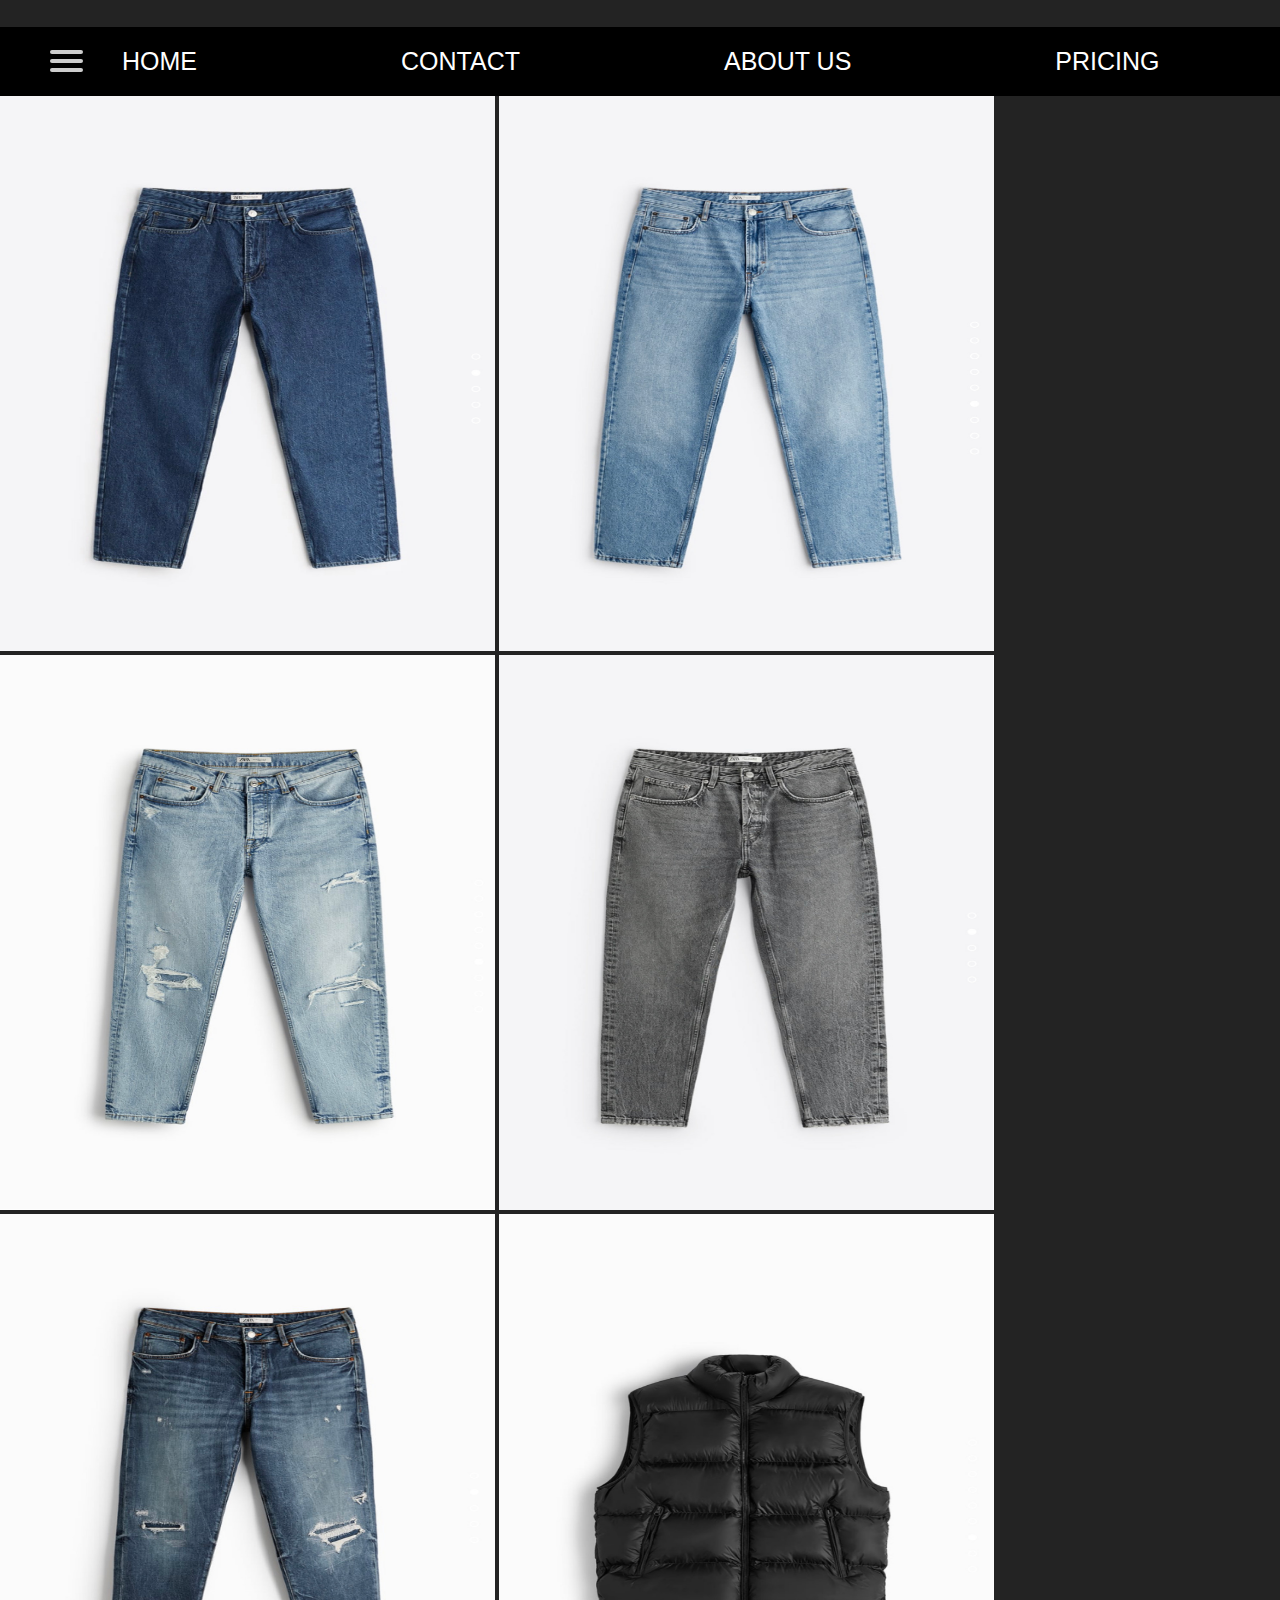
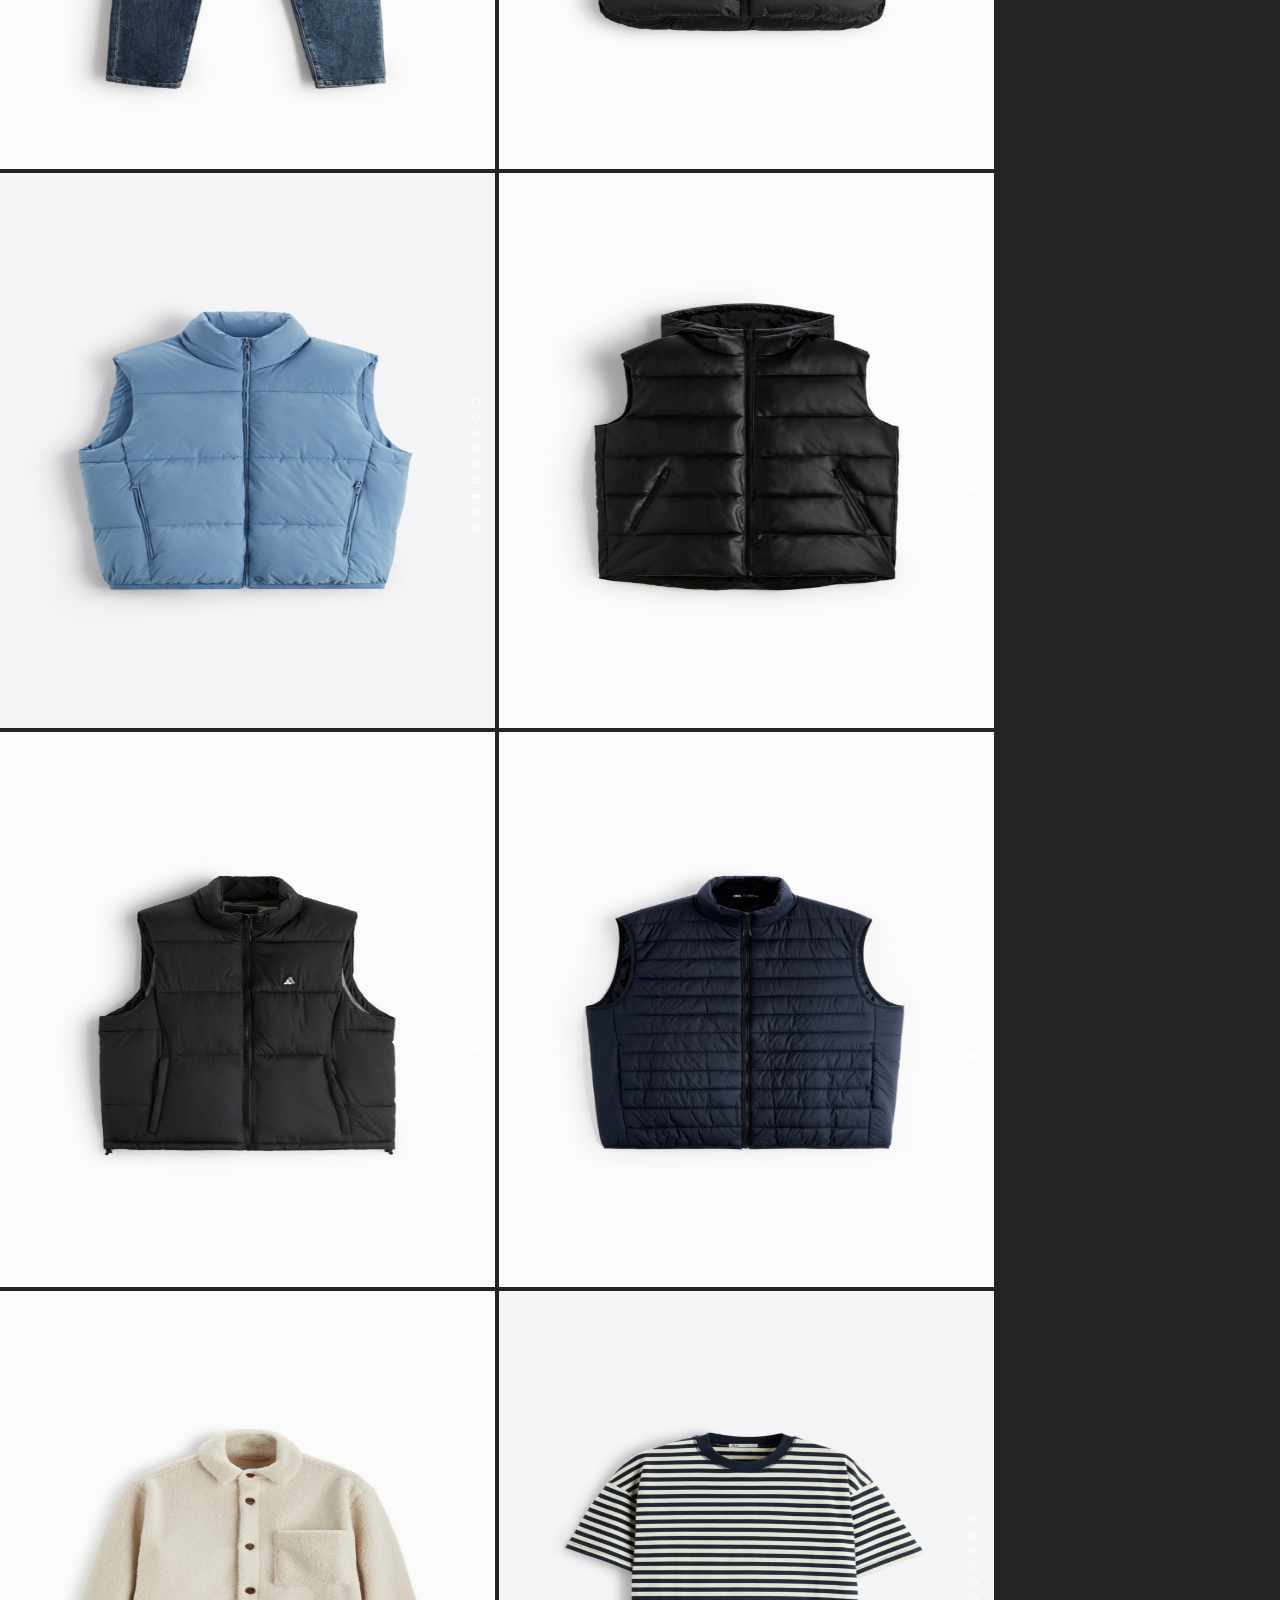
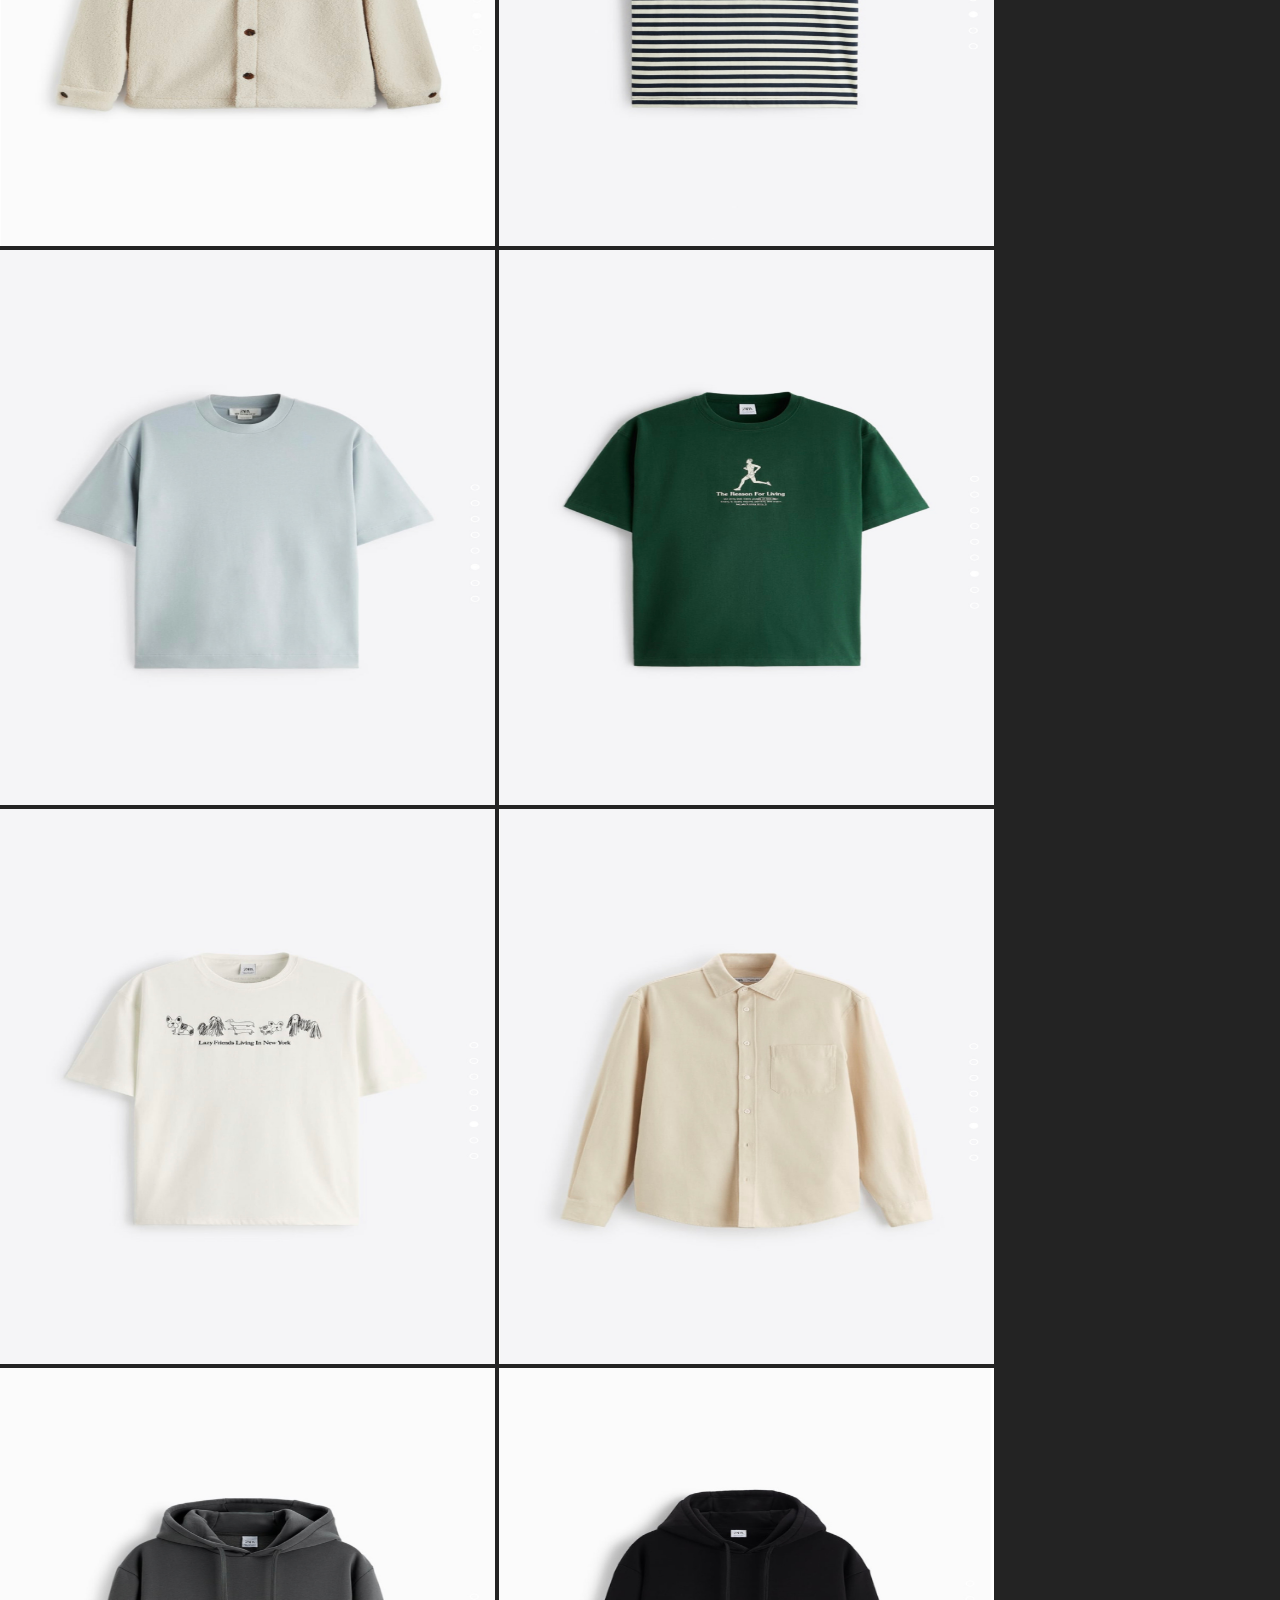
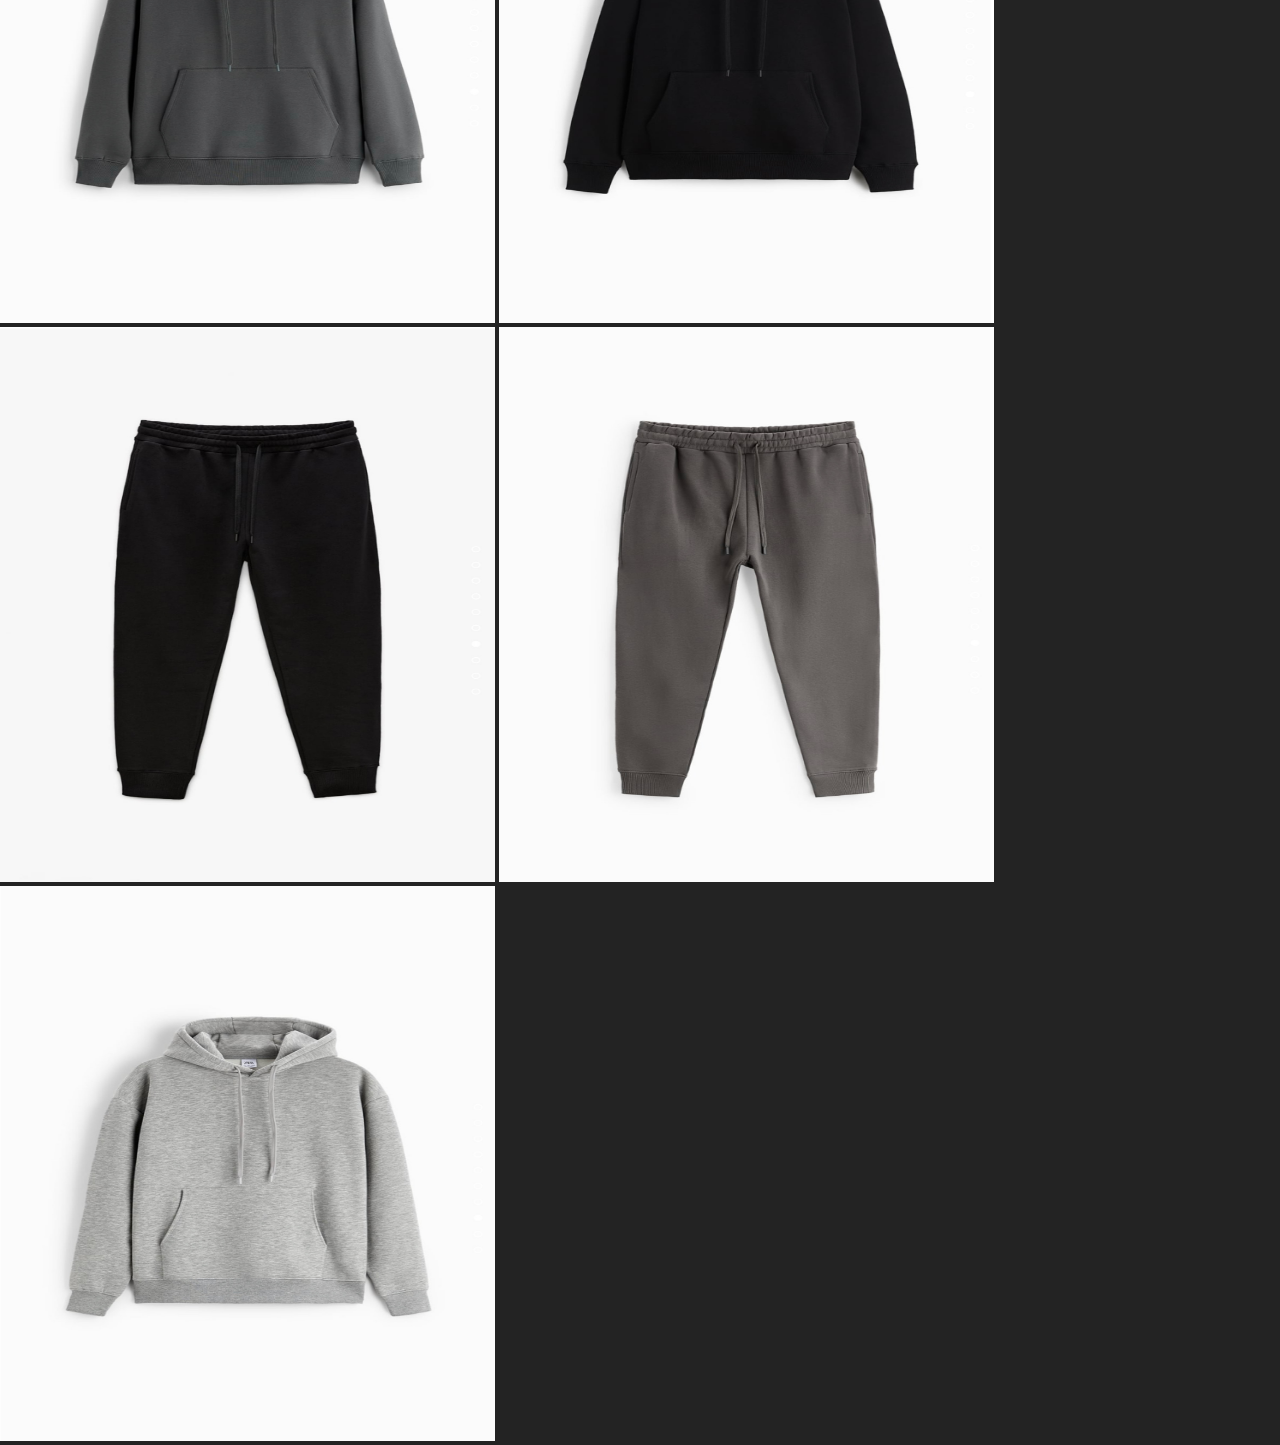
<file: man.html>
<!DOCTYPE html>
<html>
<head>
  <meta name="viewport" content="width=device-width, initial-scale=1.0">
<link rel="stylesheet" type="text/css" href="css/style.css">
<link href="https://cdn.jsdelivr.net/npm/bootstrap@5.2.3/dist/css/bootstrap.min.css" rel="stylesheet" integrity="sha384-rbsA2VBKQhggwzxH7pPCaAqO46MgnOM80zW1RWuH61DGLwZJEdK2Kadq2F9CUG65" crossorigin="anonymous">

<title>Fashion</title>
</head>
<body>


<nav role="navigation">
  <div id="menuToggle">
   
    <input type="checkbox" />
   
   
    <span></span>
    <span></span>
    <span></span>
   
 
    <ul id="menu">
      <a href="man.html"><li>MAN</li></a>
      <a href="woman.html"><li>WOMAN</li></a>
    
    </ul>
  </div>
</nav>





<div class="nav">
<a href="index.html" id="home">HOME</a>
<a href="contact.html" id="contact">CONTACT</a>
<a href="aboutus.html" id="about">ABOUT US</a>
<a href="home.html" id="pricing">PRICING</a>

</div>





    <img src="img/IMG_1848 (1).jpg"height="555" width="495">
    <img src="img/IMG_1849.jpg"height="555" width="495">
    <img src="img/IMG_1850.jpg" height="555" width="495">
    <img src="img/IMG_1851.jpg"height="555" width="495">
    <img src="img/IMG_1852.jpg"height="555" width="495">
    <img src="img/IMG_1853.jpg" height="555" width="495">
    <img src="img/IMG_1854.jpg"height="555" width="495">
    <img src="img/IMG_1855.jpg"height="555" width="495">
    <img src="img/IMG_1856.jpg" height="555" width="495">
    <img src="img/IMG_1857.jpg"height="555" width="495">
    <img src="img/IMG_1858.jpg"height="555" width="495">
    <img src="img/IMG_1859.jpg" height="555" width="495">
    <img src="img/IMG_1860.jpg"height="555" width="495">
    <img src="img/IMG_1861.jpg" height="555" width="495">
    <img src="img/IMG_1862.jpg"height="555" width="495">
    <img src="img/IMG_1863.jpg"height="555" width="495">
    <img src="img/IMG_1864.jpg" height="555" width="495">
    <img src="img/IMG_1865.jpg" height="555" width="495">
    <img src="img/IMG_1866.jpg"height="555" width="495">
    <img src="img/IMG_1867.jpg" height="555" width="495">
    <img src="img/IMG_1868.jpg"height="555" width="495">
    
    

</body>
</html>
</file>
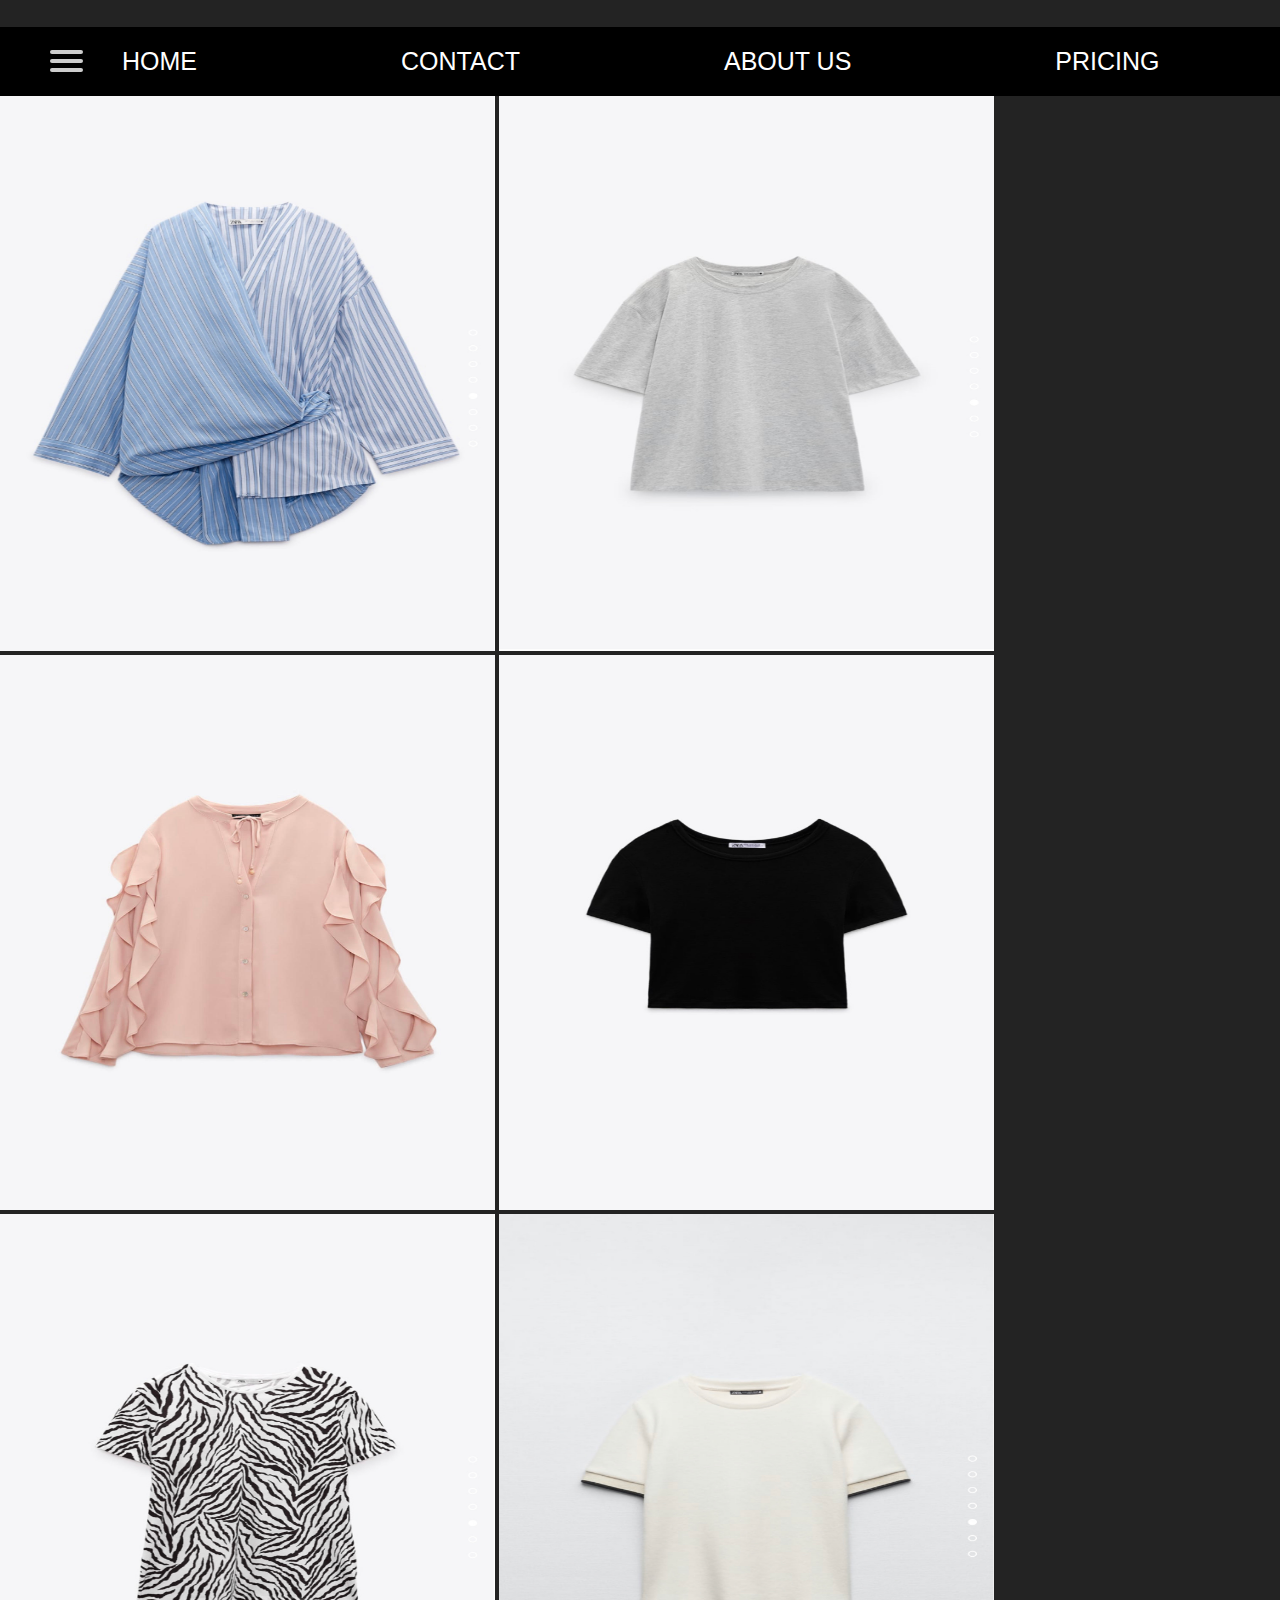
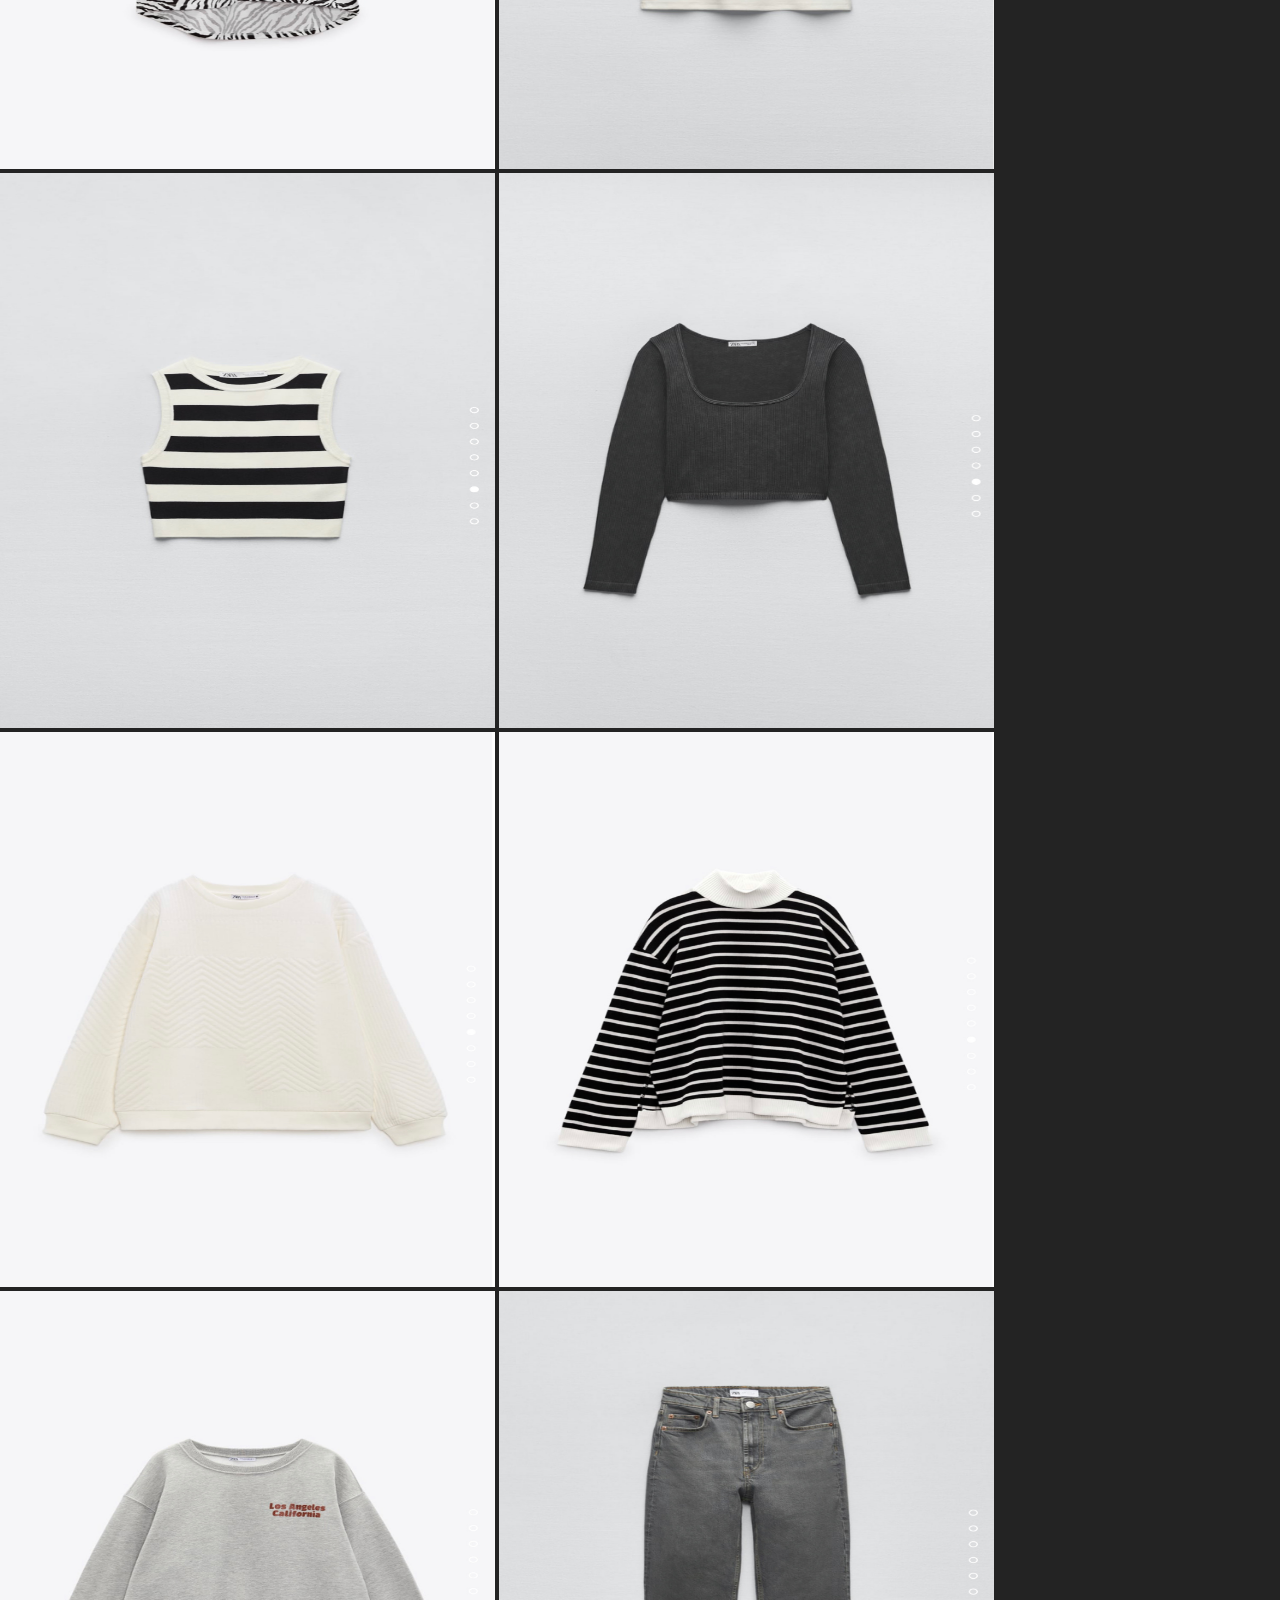
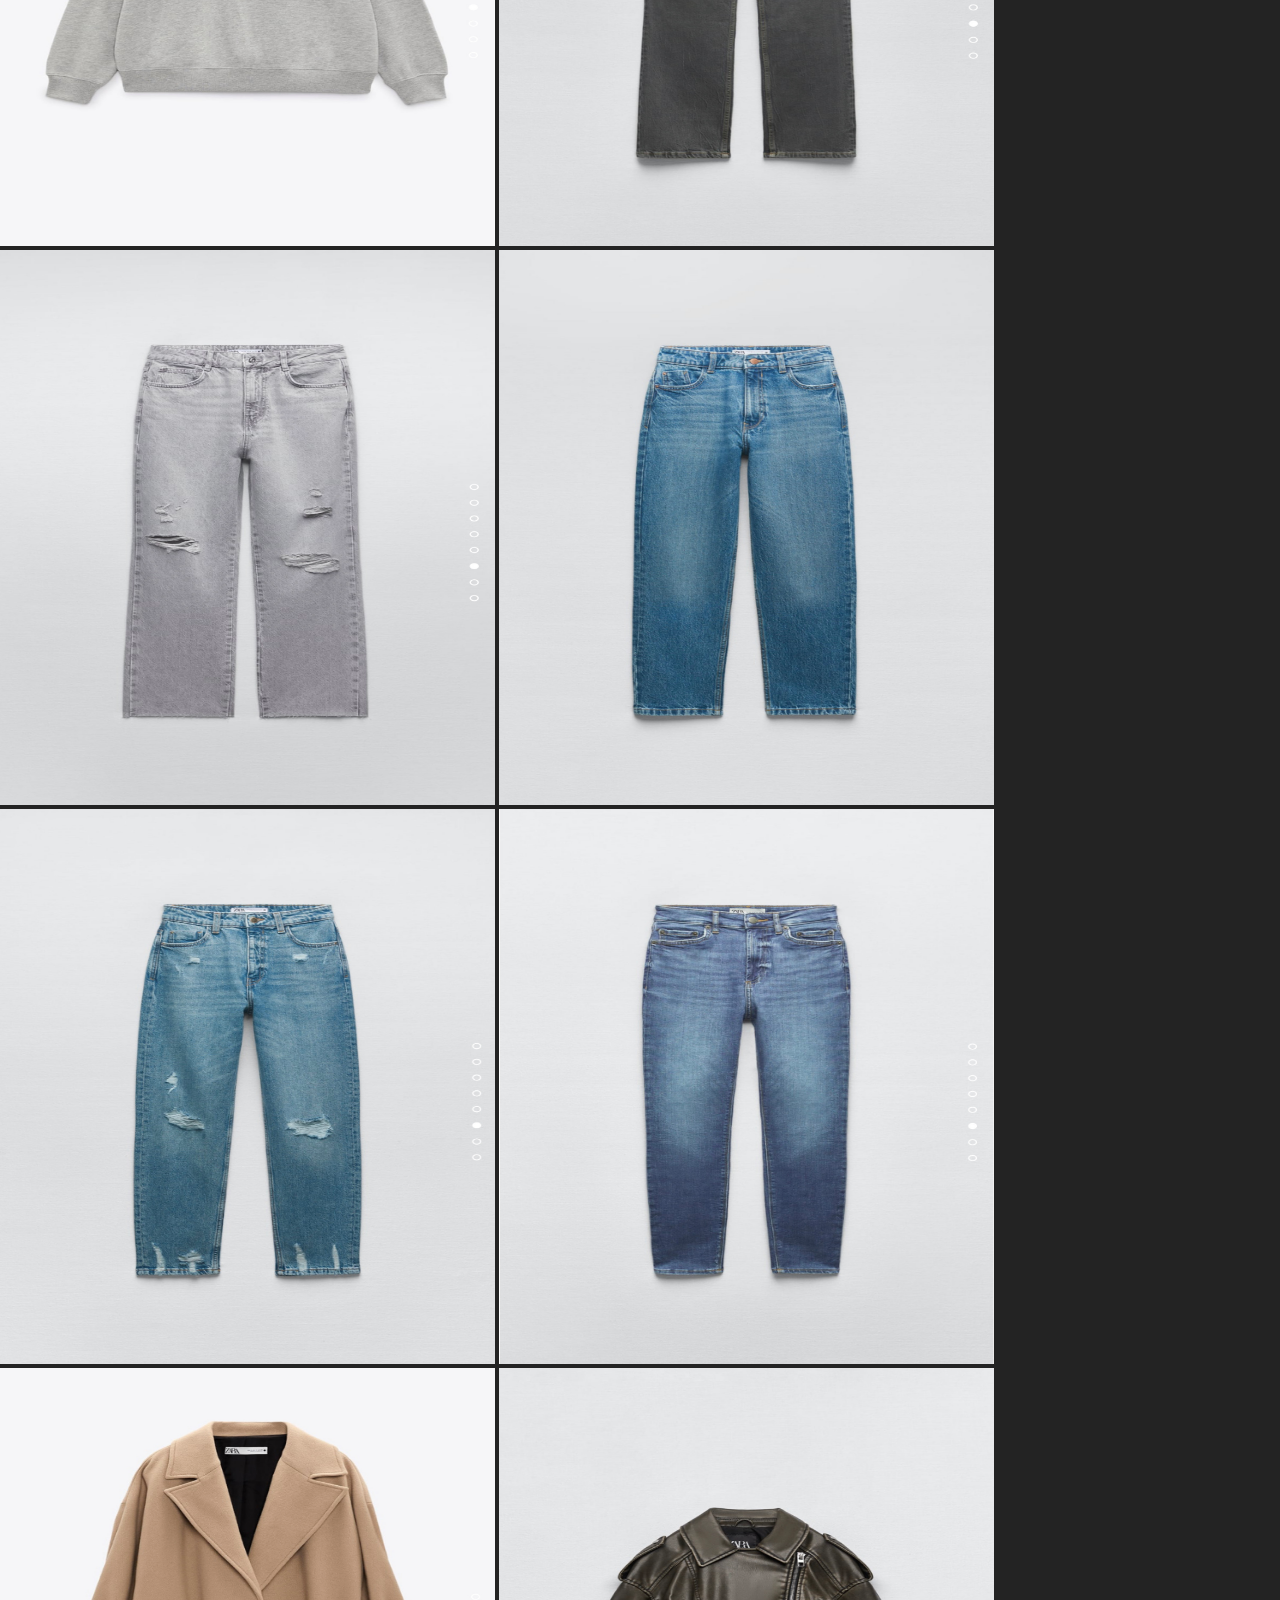
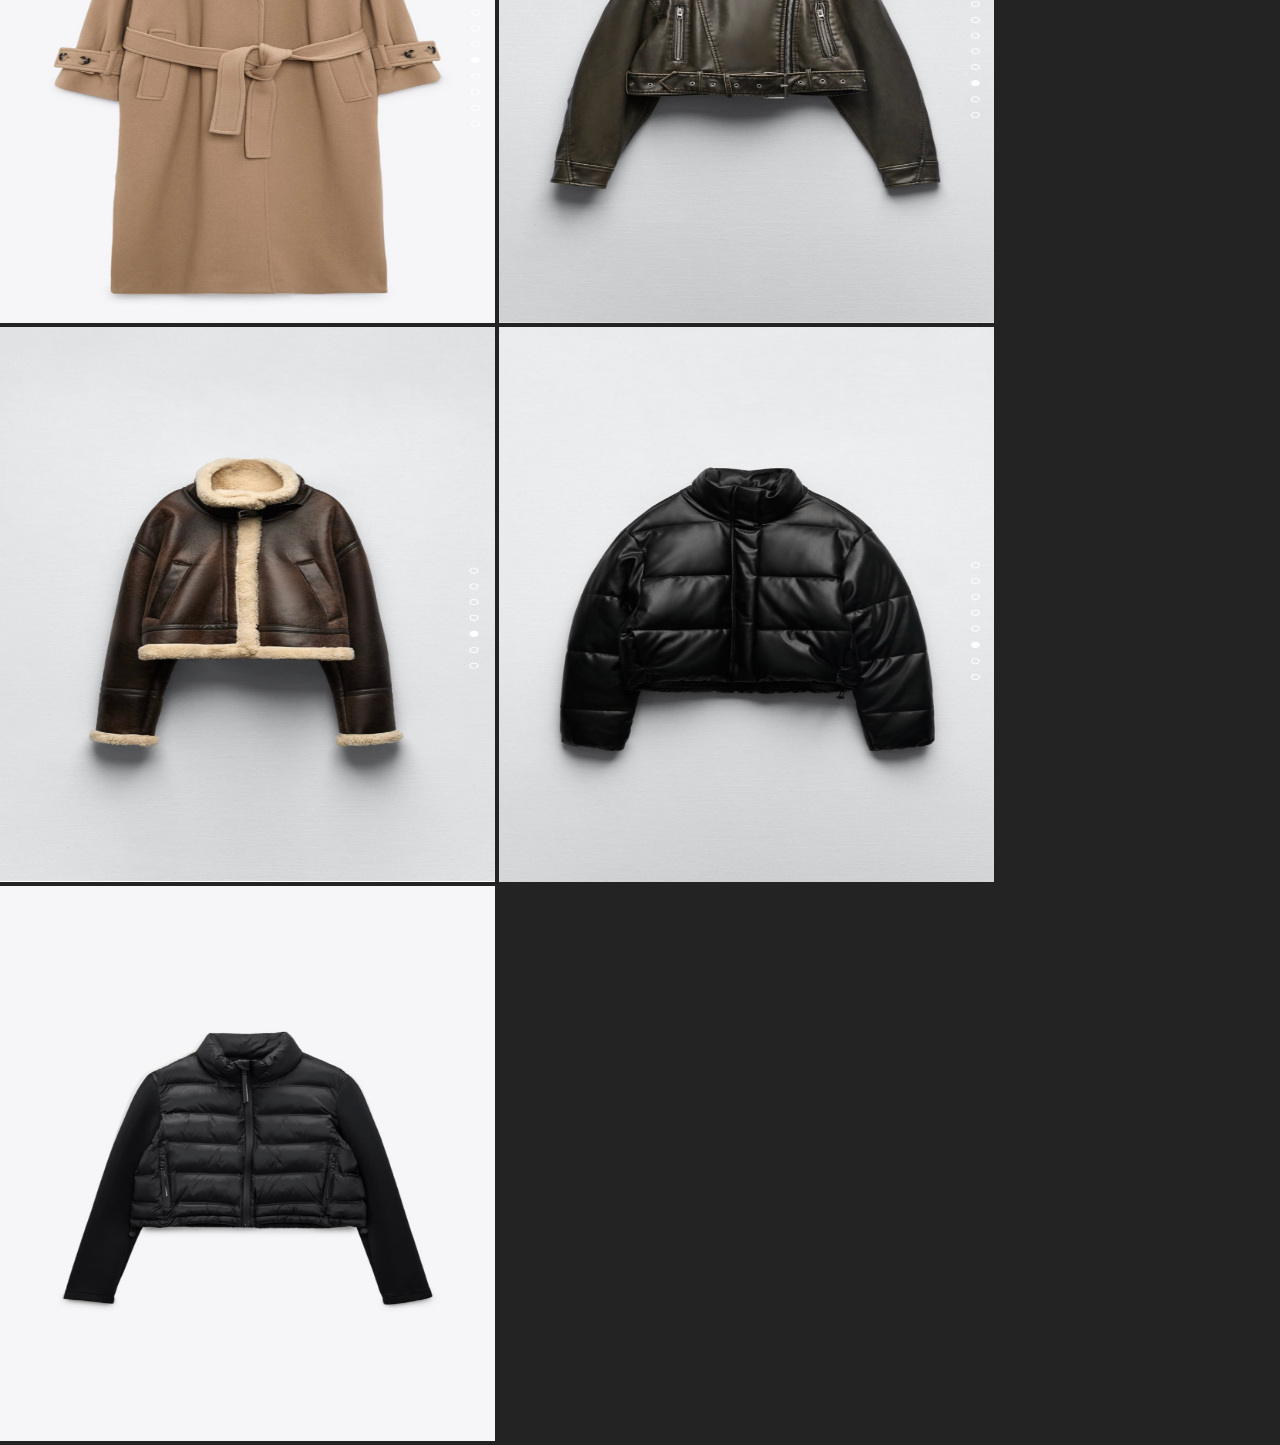
<file: woman.html>
<!DOCTYPE html>
<html>
<head>
  <meta name="viewport" content="width=device-width, initial-scale=1.0">
<link rel="stylesheet" type="text/css" href="css/style.css">
<link href="https://cdn.jsdelivr.net/npm/bootstrap@5.2.3/dist/css/bootstrap.min.css" rel="stylesheet" integrity="sha384-rbsA2VBKQhggwzxH7pPCaAqO46MgnOM80zW1RWuH61DGLwZJEdK2Kadq2F9CUG65" crossorigin="anonymous">

<title>Fashion</title>
</head>
<body>


<nav role="navigation">
  <div id="menuToggle">
   
    <input type="checkbox" />
   
   
    <span></span>
    <span></span>
    <span></span>
   
 
    <ul id="menu">
      <a href="man.html"><li>MAN</li></a>
      <a href="woman.html"><li>WOMAN</li></a>
     
   
    </ul>
  </div>
</nav>





<div class="nav">
<a href="index.html" id="home">HOME</a>
<a href="contact.html" id="contact">CONTACT</a>
<a href="aboutus.html" id="about">ABOUT US</a>
<a href="home.html" id="pricing">PRICING</a>

</div>

 <img src="img/IMG_1869.jpg"height="555" width="495">
    <img src="img/IMG_1870.jpg"height="555" width="495">
    <img src="img/IMG_1871.jpg" height="555" width="495">
    <img src="img/IMG_1872.jpg"height="555" width="495">
    <img src="img/IMG_1873.jpg"height="555" width="495">
    <img src="img/IMG_1874.jpg" height="555" width="495">
    <img src="img/IMG_1875.jpg"height="555" width="495">
    <img src="img/IMG_1876.jpg"height="555" width="495">
    <img src="img/IMG_1877.jpg" height="555" width="495">
    <img src="img/IMG_1878.jpg"height="555" width="495">
    <img src="img/IMG_1879.jpg"height="555" width="495">
    <img src="img/IMG_1880.jpg" height="555" width="495">
    <img src="img/IMG_1881.jpg"height="555" width="495">
    <img src="img/IMG_1882.jpg" height="555" width="495">
    <img src="img/IMG_1883.jpg"height="555" width="495">
    <img src="img/IMG_1884.jpg"height="555" width="495">
    <img src="img/IMG_1885.jpg" height="555" width="495">
    <img src="img/IMG_1886.jpg" height="555" width="495">
    <img src="img/IMG_1887.jpg"height="555" width="495">
    <img src="img/IMG_1888.jpg" height="555" width="495">
    <img src="img/IMG_1889.jpg"height="555" width="495">
    

</body>
</html>
</file>
<file: css/style.css>
/*
 * Made by Erik Terwan
 * 24th of November 2015
 * MIT License
 *
 *
 * If you are thinking of using this in
 * production code, beware of the browser
 * prefixes.
 */

body
{
  margin: 0;
  padding: 0;
 
  /* make it look decent enough */
  background: #232323;
  color: #cdcdcd;
  font-family: "Avenir Next", "Avenir", sans-serif;
}

#menuToggle
{
  display: block;
  position: relative;
  top: 50px;
  left: 50px;
 
  z-index: 1;
 
  -webkit-user-select: none;
  user-select: none;
}

#menuToggle a
{
  text-decoration: none;
  color: #232323;
 
  transition: color 0.3s ease;
}

#menuToggle a:hover
{
  color: tomato;
}


#menuToggle input
{
  display: block;
  width: 40px;
  height: 32px;
  position: absolute;
  top: -7px;
  left: -5px;
 
  cursor: pointer;
 
  opacity: 0; /* hide this */
  z-index: 2; /* and place it over the hamburger */
 
  -webkit-touch-callout: none;
}

/*
 * Just a quick hamburger
 */
#menuToggle span
{
  display: block;
  width: 33px;
  height: 4px;
  margin-bottom: 5px;
  position: relative;
 
  background: #cdcdcd;
  border-radius: 3px;
 
  z-index: 1;
 
  transform-origin: 4px 0px;
 
  transition: transform 0.5s cubic-bezier(0.77,0.2,0.05,1.0),
              background 0.5s cubic-bezier(0.77,0.2,0.05,1.0),
              opacity 0.55s ease;
}

#menuToggle span:first-child
{
  transform-origin: 0% 0%;
}

#menuToggle span:nth-last-child(2)
{
  transform-origin: 0% 100%;
}

/*
 * Transform all the slices of hamburger
 * into a crossmark.
 */
#menuToggle input:checked ~ span
{
  opacity: 1;
  transform: rotate(45deg) translate(-2px, -1px);
  background: #232323;
}

/*
 * But let's hide the middle one.
 */
#menuToggle input:checked ~ span:nth-last-child(3)
{
  opacity: 0;
  transform: rotate(0deg) scale(0.2, 0.2);
}

/*
 * Ohyeah and the last one should go the other direction
 */
#menuToggle input:checked ~ span:nth-last-child(2)
{
  transform: rotate(-45deg) translate(0, -1px);
}

/*
 * Make this absolute positioned
 * at the top left of the screen
 */
#menu
{
  position: absolute;
  width: 300px;
  margin: -100px 0 0 -50px;
  padding: 50px;
  padding-top: 125px;
 
  background: #ededed;
  list-style-type: none;
  -webkit-font-smoothing: antialiased;
  /* to stop flickering of text in safari */
 
  transform-origin: 0% 0%;
  transform: translate(-100%, 0);
 
  transition: transform 0.5s cubic-bezier(0.77,0.2,0.05,1.0);
}

#menu li
{
  padding: 10px 0;
  font-size: 22px;
}
/*
 * And let's slide it in from the left
 */
#menuToggle input:checked ~ ul
{
  transform: none;
}
* {
  box-sizing: border-box;
}

.nav{
background-color:black;
overflow: hidden;
}
.nav a{
float: left;
margin-right:60px ;
color: white;
text-align: center;
padding: 20px 22px;
text-decoration: none;
font-size: 25px;
}
#logo2{
  float: left;

}
#home{
  margin-left: 100px;
  font-size: 25px;
}
#contact{
  margin-left: 100px;
  font-size: 25px;
}
#about{
  margin-left: 100px;
  font-size: 25px;
}
#pricing{
margin-left: 100px;
font-size: 25px;
}
#p1{
margin-left: 515px;
margin-top: -450px;
font-size: 20px;
}
#p2{
margin-left: 515px;
margin-top: -450px;
font-size: 20px;
}
#p3{
margin-top: 90px;
}
#p4{
margin-top: 90px;
}
#p5{
margin-left: 515px;
margin-top: -450px;
font-size: 20px;
}
#footer{
  background-color: darkgrey;
  display: flex;
  padding: 10px;

}
#location {
  display: flex;
  padding-left: 10px;
}
#phone {
  display: flex;
  padding-left: 10px;
}
#email {
  display: flex;
  padding-left: 10px;
}
.email{
  color: saddlebrown;
}
#ig{
  display: flex;
  padding-left: 10px;
}
.footer{
  display: flex;
  padding: 20px;
  background-color: white;
}
#h4{
  color: saddlebrown;
}
#ds{
  margin-left: 110px;
}
#fname1{
  margin-left: 20px;
}
#number1{
   margin-left: 20px;
}
#last1{
    margin-left: 20px;
}
#email1{
  margin-left: 20px;
}
#submit1{
  margin-left: 20px;
}
#harta{
  margin-left: 170px;
}
#p6{
  background-color: darkgrey;
  color: white;
  margin-left: 20px;
  font-size: 20px;
}
#p7{
  background-color: darkgrey;
  color: white;
  margin-left: 20px;
  font-size: 20px;
}
#p8{
  background-color: darkgrey;
  color: white;
  margin-left: 20px;
  font-size: 20px;
}

* {
  box-sizing: border-box;
}

/* Style inputs */
input[type=text], select, textarea {
  width: 100%;
  padding: 12px;
  border: 1px solid #ccc;
  margin-top: 6px;
  margin-bottom: 16px;
  resize: vertical;
}

input[type=submit] {
  background-color: #04AA6D;
  color: white;
  padding: 12px 20px;
  border: none;
  cursor: pointer;
}

input[type=submit]:hover {
  background-color: #45a049;
}

/* Style the container/contact section */
.container {
  border-radius: 5px;
  background-color: #f2f2f2;
  padding: 10px;
}

/* Create two columns that float next to eachother */
.column {
  float: left;
  width: 50%;
  margin-top: 6px;
  padding: 20px;
}

/* Clear floats after the columns */
.row:after {
  content: "";
  display: table;
  clear: both;
}

/* Responsive layout - when the screen is less than 600px wide, make the two columns stack on top of each other instead of next to each other */
@media screen and (max-width: 600px) {
  .column, input[type=submit] {
    width: 100%;
    margin-top: 0;
  }
}

#rating span{
  text-align: center;
  perspective: 250px;
  position: absolute;
  top: 40%;
  width: 100%;
}

#rating span {
  cursor: pointer;
  font-size: 50px;
  padding: 0 10px;
  color: #fff;
  opacity: .5;
  transition: all 150ms;
  display: inline-block;
  transform: rotateX(45deg);
  transform-origin: center bottom;
}

#rating span.hover {
  color: #ff0;
  opacity: 1;
  transform: rotateX(0deg);
  text-shadow: 0 0 30px #ffc;
}
</file>
